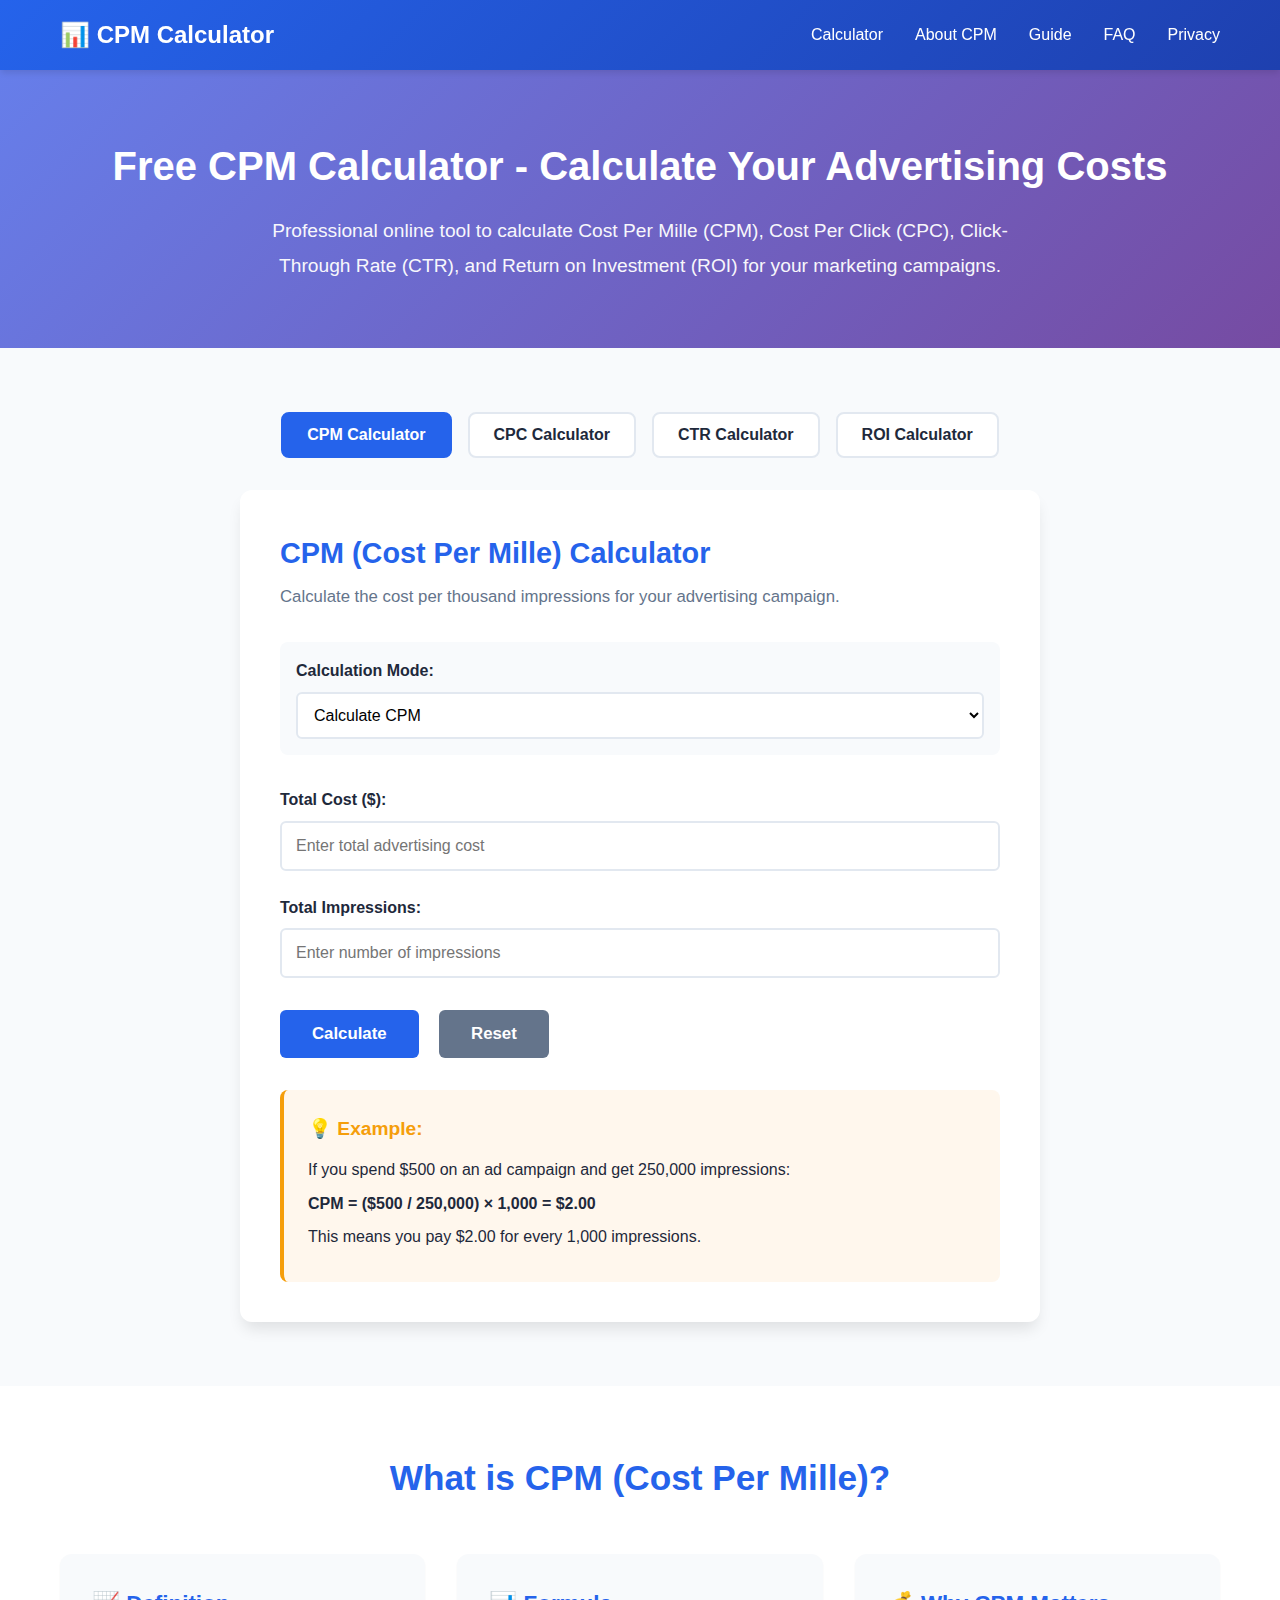
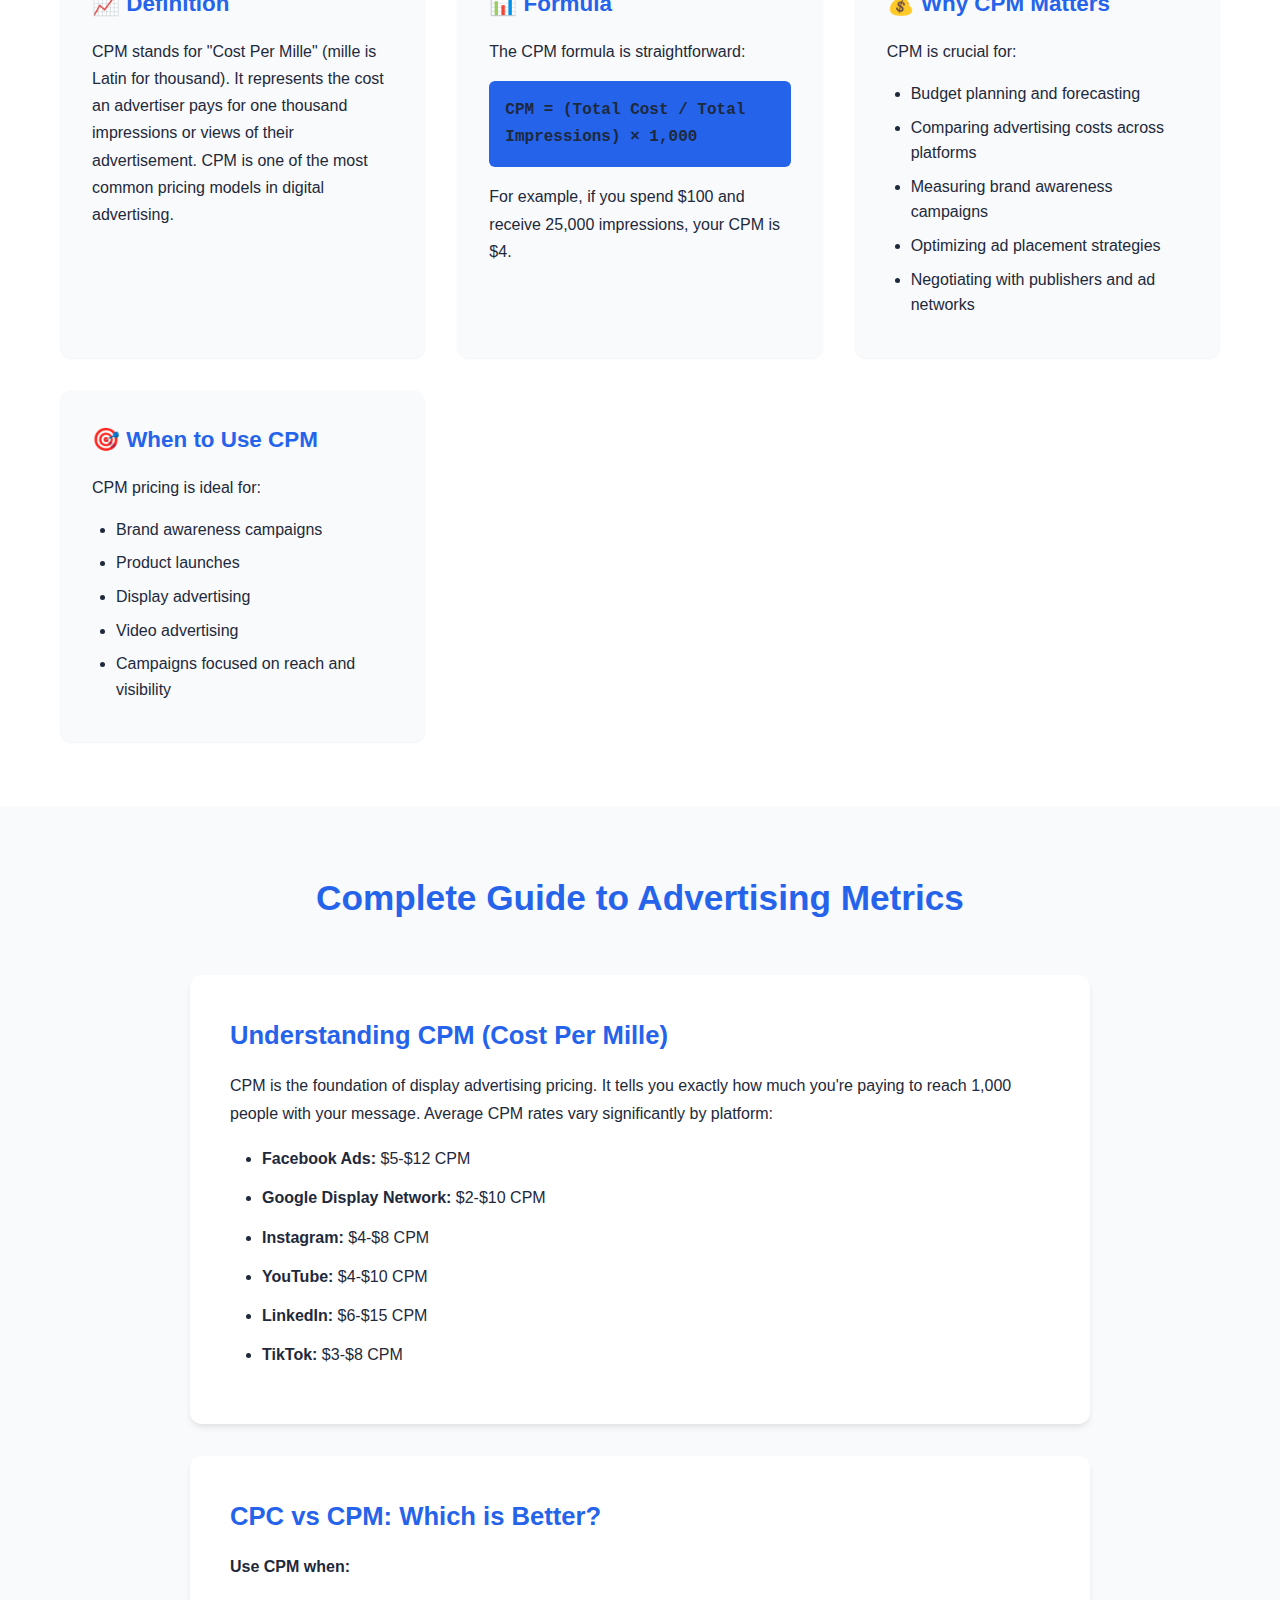
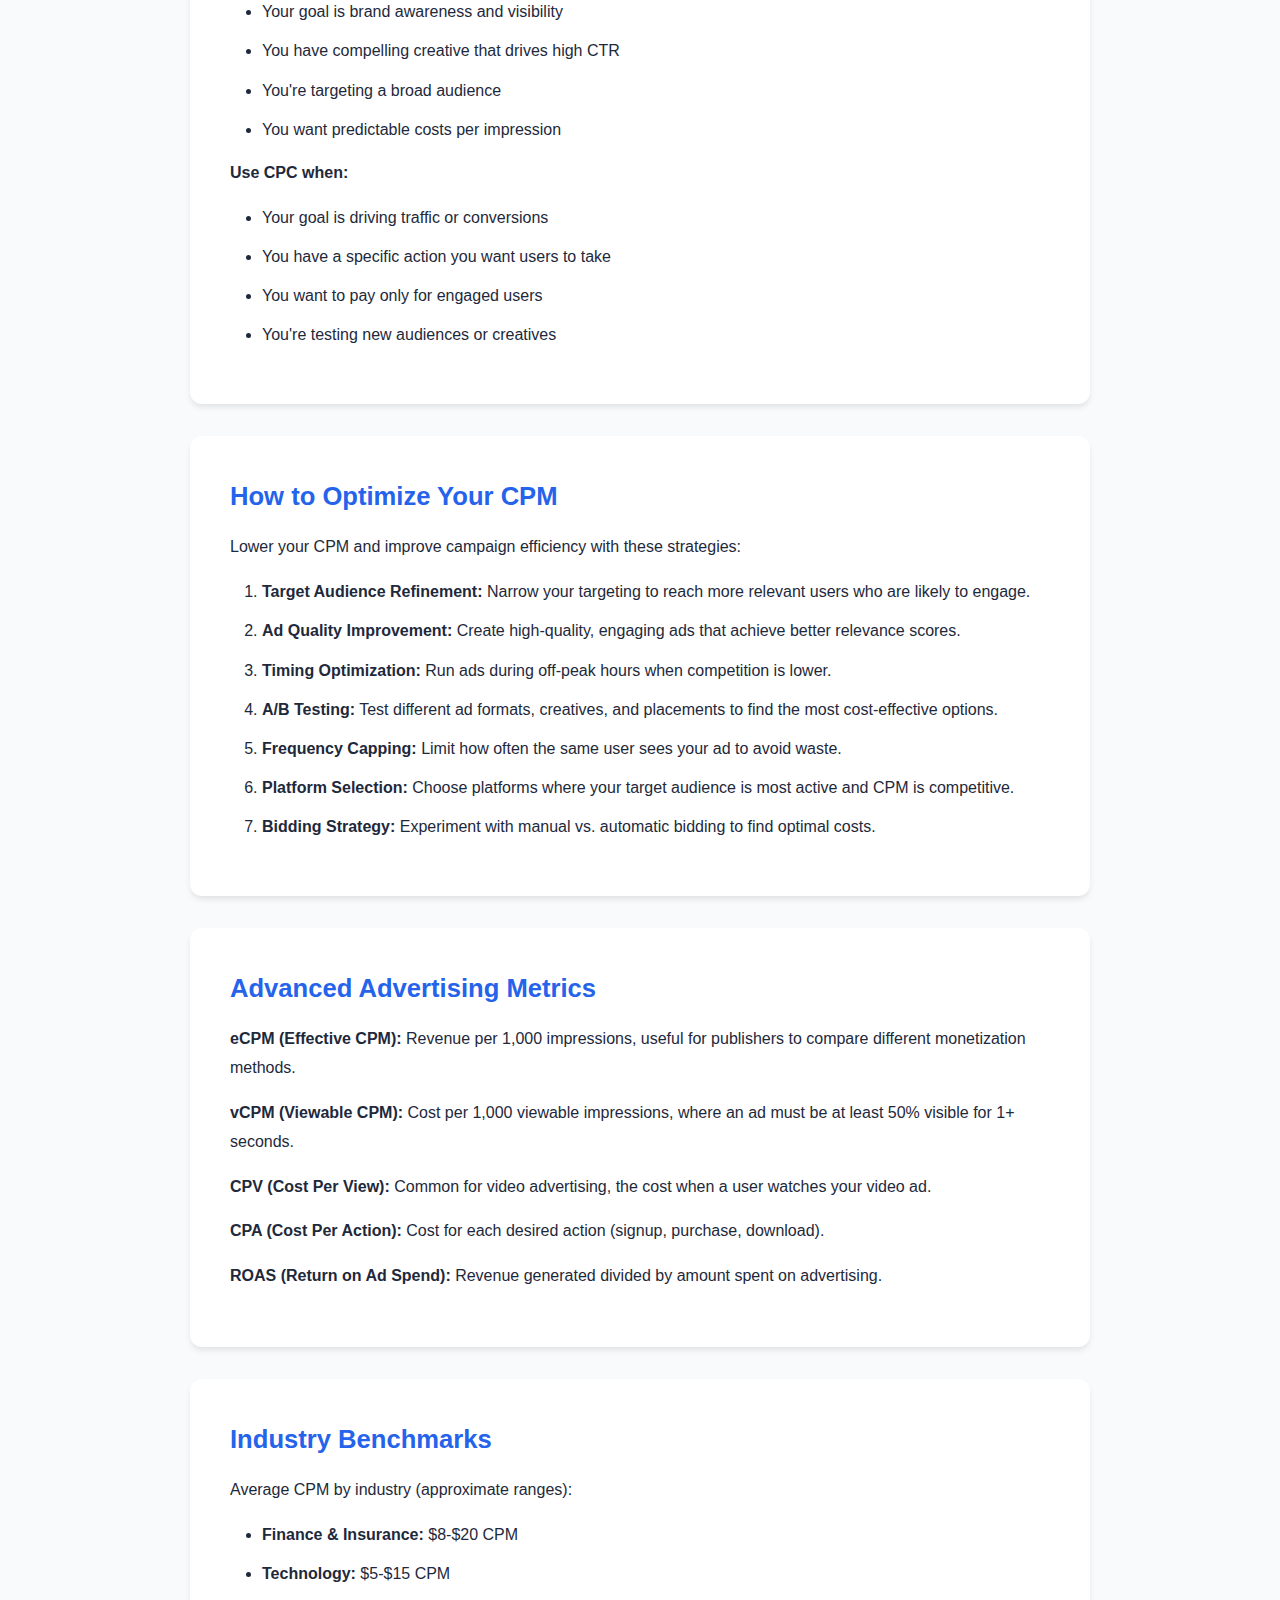
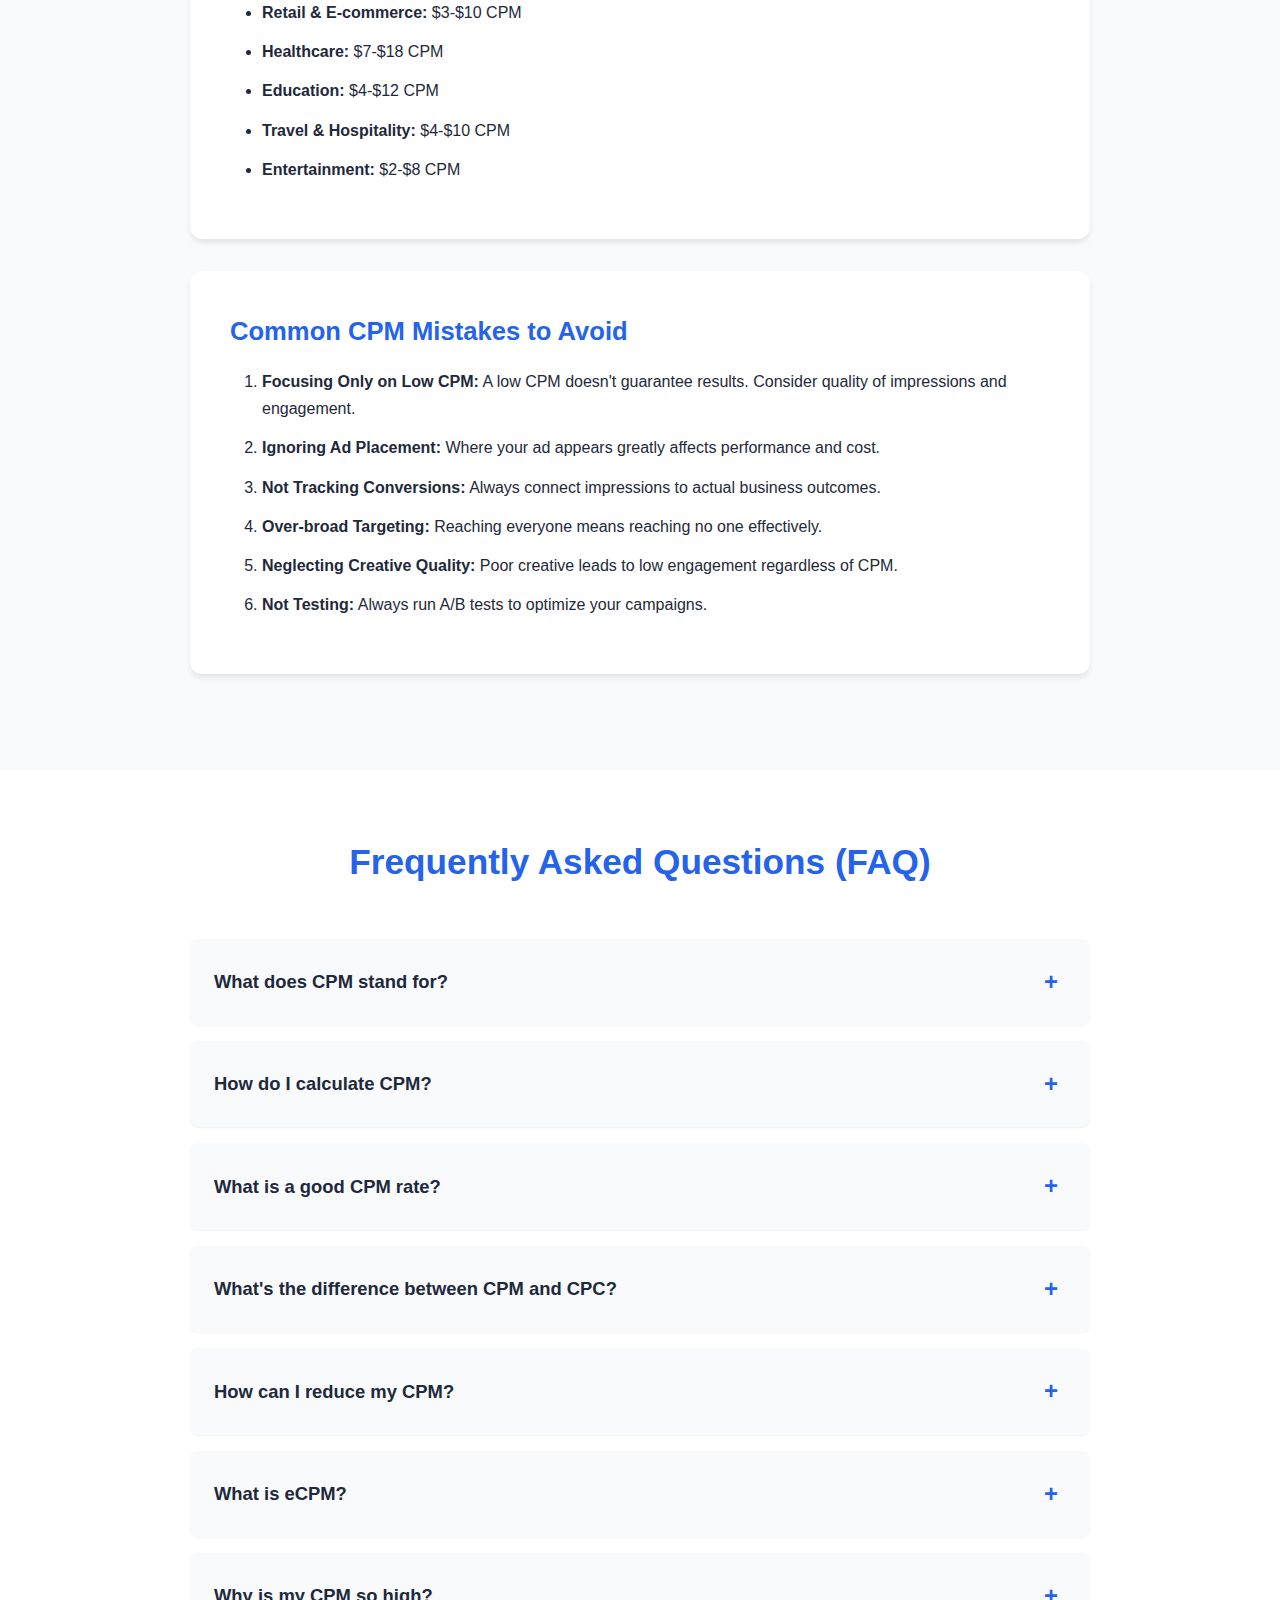
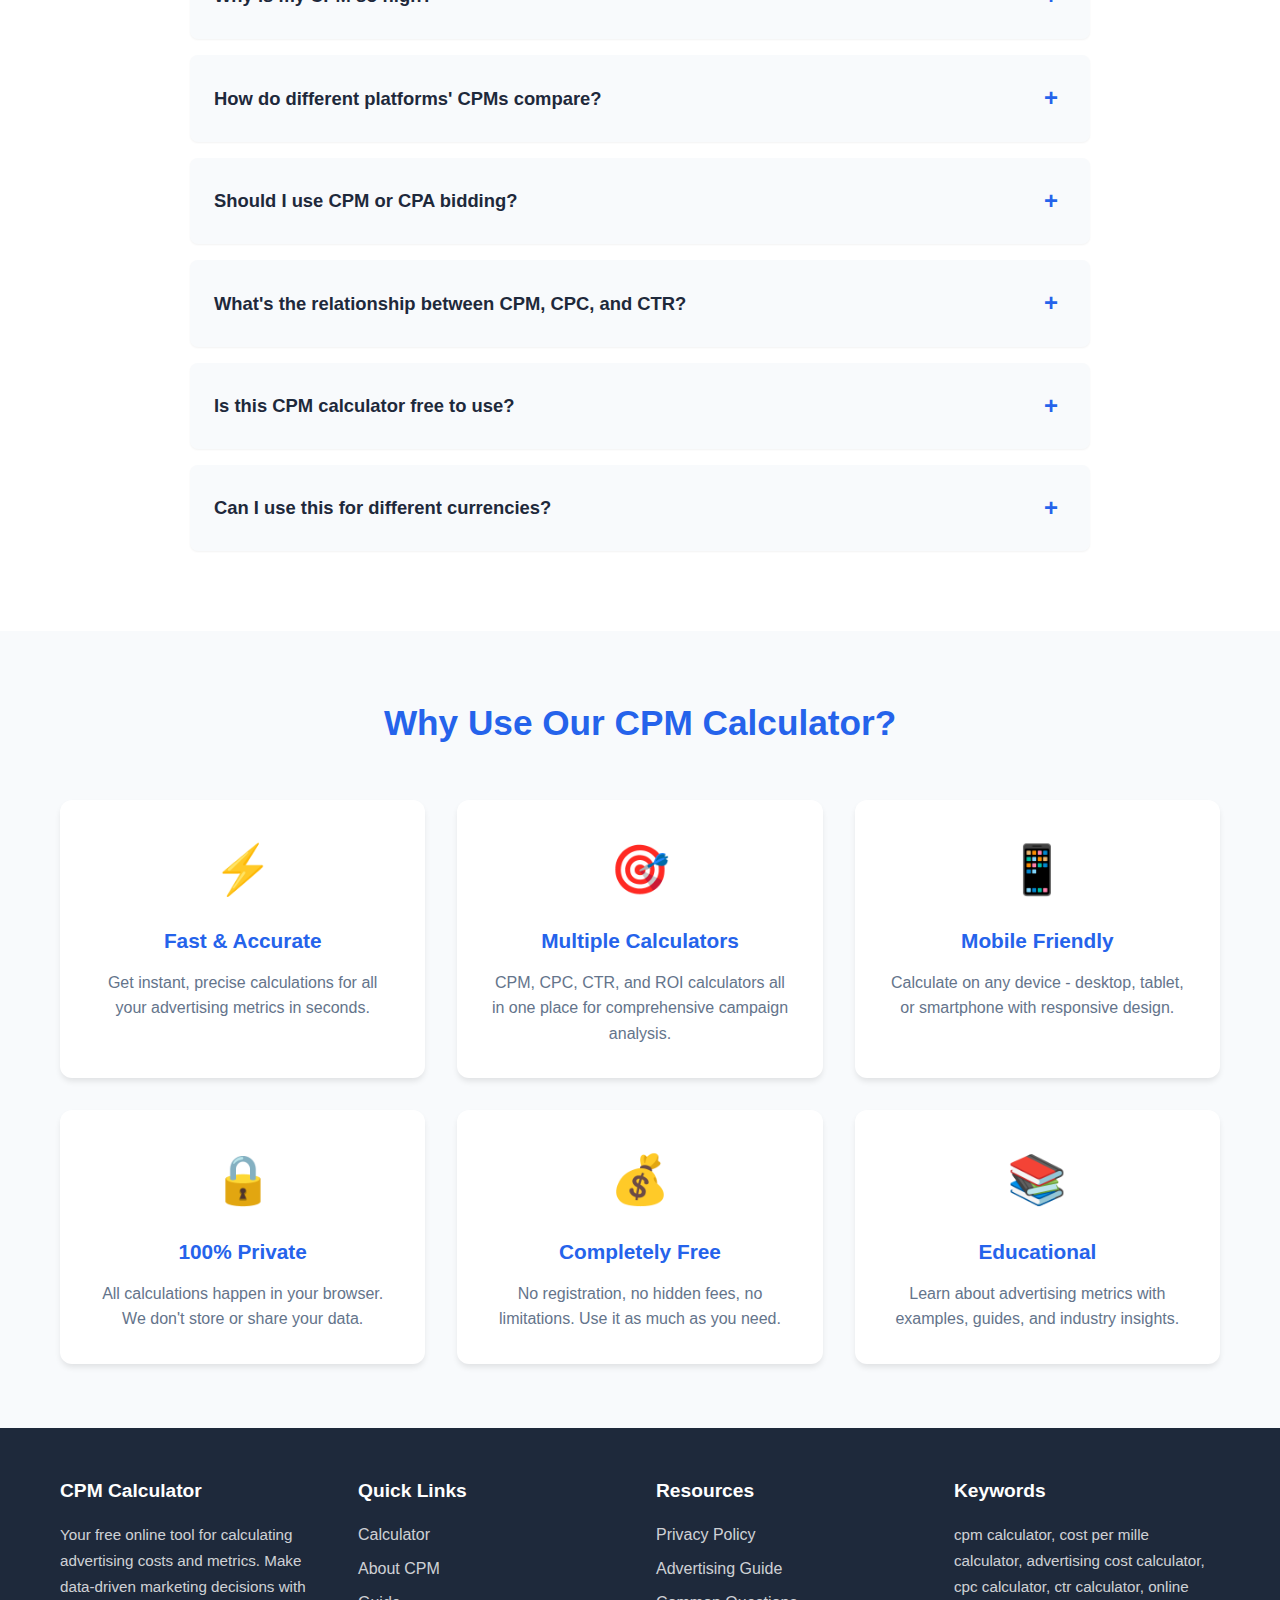
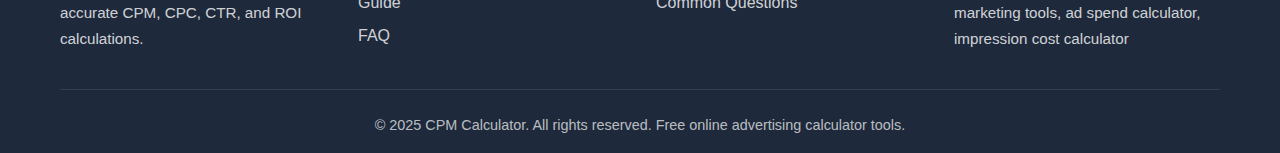
<file: index.html>
<!DOCTYPE html>
<html lang="en">
<head>
    <meta charset="UTF-8">
    <meta name="viewport" content="width=device-width, initial-scale=1.0">
    <meta name="description" content="Free CPM Calculator - Calculate Cost Per Mille (CPM), advertising costs, impressions, and optimize your marketing budget. Includes CPC, CTR, and ROI calculators.">
    <meta name="keywords" content="cpm calculator, cost per mille calculator, cpm calculator online, advertising cost calculator, impression cost calculator, cpc calculator, ctr calculator, marketing roi calculator, ad revenue calculator, cost per thousand">
    <meta name="author" content="CPM Calculator">
    <meta name="robots" content="index, follow">
    <meta name="googlebot" content="index, follow">
    
    <!-- Open Graph / Facebook -->
    <meta property="og:type" content="website">
    <meta property="og:url" content="https://cpmcalculator.click/">
    <meta property="og:title" content="CPM Calculator - Free Online Advertising Cost Calculator">
    <meta property="og:description" content="Calculate CPM, CPC, CTR, and advertising ROI with our comprehensive marketing calculator suite. Free and easy to use.">
    <meta property="og:image" content="https://cpmcalculator.click/og-image.jpg">
    
    <!-- Twitter -->
    <meta property="twitter:card" content="summary_large_image">
    <meta property="twitter:url" content="https://cpmcalculator.click/">
    <meta property="twitter:title" content="CPM Calculator - Free Online Advertising Cost Calculator">
    <meta property="twitter:description" content="Calculate CPM, CPC, CTR, and advertising ROI with our comprehensive marketing calculator suite.">
    <meta property="twitter:image" content="https://cpmcalculator.click/og-image.jpg">
    
    <!-- Canonical URL -->
    <link rel="canonical" href="https://cpmcalculator.click/">
    
    <!-- Schema.org structured data -->
    <script type="application/ld+json">
    {
      "@context": "https://schema.org",
      "@type": "WebApplication",
      "name": "CPM Calculator",
      "url": "https://cpmcalculator.click/",
      "description": "Free online CPM calculator for advertising cost calculation",
      "applicationCategory": "FinanceApplication",
      "offers": {
        "@type": "Offer",
        "price": "0",
        "priceCurrency": "USD"
      },
      "aggregateRating": {
        "@type": "AggregateRating",
        "ratingValue": "4.8",
        "ratingCount": "2547"
      }
    }
    </script>
    
    <title>CPM Calculator - Free Online Cost Per Mille & Advertising Calculator</title>
    <link rel="stylesheet" href="styles.css">
    <link rel="icon" type="image/x-icon" href="favicon.ico">
</head>
<body>
    <!-- Header -->
    <header>
        <nav class="container">
            <div class="logo">
                <h1>📊 CPM Calculator</h1>
            </div>
            <ul class="nav-menu">
                <li><a href="#calculator">Calculator</a></li>
                <li><a href="#about">About CPM</a></li>
                <li><a href="#guide">Guide</a></li>
                <li><a href="#faq">FAQ</a></li>
                <li><a href="privacy.html">Privacy</a></li>
            </ul>
        </nav>
    </header>

    <!-- Hero Section -->
    <section class="hero">
        <div class="container">
            <h2>Free CPM Calculator - Calculate Your Advertising Costs</h2>
            <p class="subtitle">Professional online tool to calculate Cost Per Mille (CPM), Cost Per Click (CPC), Click-Through Rate (CTR), and Return on Investment (ROI) for your marketing campaigns.</p>
        </div>
    </section>

    <!-- Calculator Section -->
    <section id="calculator" class="calculator-section">
        <div class="container">
            <div class="calculator-tabs">
                <button class="tab-btn active" data-tab="cpm">CPM Calculator</button>
                <button class="tab-btn" data-tab="cpc">CPC Calculator</button>
                <button class="tab-btn" data-tab="ctr">CTR Calculator</button>
                <button class="tab-btn" data-tab="roi">ROI Calculator</button>
            </div>

            <!-- CPM Calculator -->
            <div id="cpm" class="calculator-content active">
                <h3>CPM (Cost Per Mille) Calculator</h3>
                <p class="calc-description">Calculate the cost per thousand impressions for your advertising campaign.</p>
                
                <div class="calc-mode-switcher">
                    <label>Calculation Mode:</label>
                    <select id="cpm-mode">
                        <option value="calculate-cpm">Calculate CPM</option>
                        <option value="calculate-cost">Calculate Total Cost</option>
                        <option value="calculate-impressions">Calculate Impressions</option>
                    </select>
                </div>

                <div class="calculator-form">
                    <div class="form-group" id="cpm-cost-group">
                        <label for="cpm-cost">Total Cost ($):</label>
                        <input type="number" id="cpm-cost" placeholder="Enter total advertising cost" step="0.01" min="0">
                    </div>
                    
                    <div class="form-group" id="cpm-impressions-group">
                        <label for="cpm-impressions">Total Impressions:</label>
                        <input type="number" id="cpm-impressions" placeholder="Enter number of impressions" step="1" min="0">
                    </div>
                    
                    <div class="form-group" id="cpm-rate-group" style="display:none;">
                        <label for="cpm-rate">CPM Rate ($):</label>
                        <input type="number" id="cpm-rate" placeholder="Enter CPM rate" step="0.01" min="0">
                    </div>
                    
                    <button class="calc-btn" onclick="calculateCPM()">Calculate</button>
                    <button class="reset-btn" onclick="resetCPM()">Reset</button>
                </div>

                <div id="cpm-result" class="result-box" style="display:none;">
                    <h4>Results:</h4>
                    <div class="result-content"></div>
                </div>

                <div class="example-box">
                    <h4>💡 Example:</h4>
                    <p>If you spend $500 on an ad campaign and get 250,000 impressions:</p>
                    <p><strong>CPM = ($500 / 250,000) × 1,000 = $2.00</strong></p>
                    <p>This means you pay $2.00 for every 1,000 impressions.</p>
                </div>
            </div>

            <!-- CPC Calculator -->
            <div id="cpc" class="calculator-content">
                <h3>CPC (Cost Per Click) Calculator</h3>
                <p class="calc-description">Calculate the cost per click for your advertising campaign.</p>
                
                <div class="calc-mode-switcher">
                    <label>Calculation Mode:</label>
                    <select id="cpc-mode">
                        <option value="calculate-cpc">Calculate CPC</option>
                        <option value="calculate-cost">Calculate Total Cost</option>
                        <option value="calculate-clicks">Calculate Number of Clicks</option>
                    </select>
                </div>

                <div class="calculator-form">
                    <div class="form-group" id="cpc-cost-group">
                        <label for="cpc-cost">Total Cost ($):</label>
                        <input type="number" id="cpc-cost" placeholder="Enter total advertising cost" step="0.01" min="0">
                    </div>
                    
                    <div class="form-group" id="cpc-clicks-group">
                        <label for="cpc-clicks">Total Clicks:</label>
                        <input type="number" id="cpc-clicks" placeholder="Enter number of clicks" step="1" min="0">
                    </div>
                    
                    <div class="form-group" id="cpc-rate-group" style="display:none;">
                        <label for="cpc-rate">CPC Rate ($):</label>
                        <input type="number" id="cpc-rate" placeholder="Enter CPC rate" step="0.01" min="0">
                    </div>
                    
                    <button class="calc-btn" onclick="calculateCPC()">Calculate</button>
                    <button class="reset-btn" onclick="resetCPC()">Reset</button>
                </div>

                <div id="cpc-result" class="result-box" style="display:none;">
                    <h4>Results:</h4>
                    <div class="result-content"></div>
                </div>

                <div class="example-box">
                    <h4>💡 Example:</h4>
                    <p>If you spend $300 on ads and receive 150 clicks:</p>
                    <p><strong>CPC = $300 / 150 = $2.00</strong></p>
                    <p>Each click costs you $2.00.</p>
                </div>
            </div>

            <!-- CTR Calculator -->
            <div id="ctr" class="calculator-content">
                <h3>CTR (Click-Through Rate) Calculator</h3>
                <p class="calc-description">Calculate the click-through rate to measure ad performance.</p>
                
                <div class="calc-mode-switcher">
                    <label>Calculation Mode:</label>
                    <select id="ctr-mode">
                        <option value="calculate-ctr">Calculate CTR</option>
                        <option value="calculate-clicks">Calculate Clicks Needed</option>
                        <option value="calculate-impressions">Calculate Impressions Needed</option>
                    </select>
                </div>

                <div class="calculator-form">
                    <div class="form-group" id="ctr-clicks-group">
                        <label for="ctr-clicks">Total Clicks:</label>
                        <input type="number" id="ctr-clicks" placeholder="Enter number of clicks" step="1" min="0">
                    </div>
                    
                    <div class="form-group" id="ctr-impressions-group">
                        <label for="ctr-impressions">Total Impressions:</label>
                        <input type="number" id="ctr-impressions" placeholder="Enter number of impressions" step="1" min="0">
                    </div>
                    
                    <div class="form-group" id="ctr-rate-group" style="display:none;">
                        <label for="ctr-rate">Target CTR (%):</label>
                        <input type="number" id="ctr-rate" placeholder="Enter target CTR" step="0.01" min="0" max="100">
                    </div>
                    
                    <button class="calc-btn" onclick="calculateCTR()">Calculate</button>
                    <button class="reset-btn" onclick="resetCTR()">Reset</button>
                </div>

                <div id="ctr-result" class="result-box" style="display:none;">
                    <h4>Results:</h4>
                    <div class="result-content"></div>
                </div>

                <div class="example-box">
                    <h4>💡 Example:</h4>
                    <p>If your ad receives 500 clicks from 50,000 impressions:</p>
                    <p><strong>CTR = (500 / 50,000) × 100 = 1%</strong></p>
                    <p>1% of people who saw your ad clicked on it.</p>
                </div>
            </div>

            <!-- ROI Calculator -->
            <div id="roi" class="calculator-content">
                <h3>ROI (Return on Investment) Calculator</h3>
                <p class="calc-description">Calculate return on investment for your advertising campaigns.</p>
                
                <div class="calculator-form">
                    <div class="form-group">
                        <label for="roi-revenue">Total Revenue ($):</label>
                        <input type="number" id="roi-revenue" placeholder="Enter revenue generated" step="0.01" min="0">
                    </div>
                    
                    <div class="form-group">
                        <label for="roi-cost">Total Cost ($):</label>
                        <input type="number" id="roi-cost" placeholder="Enter total ad spend" step="0.01" min="0">
                    </div>
                    
                    <button class="calc-btn" onclick="calculateROI()">Calculate</button>
                    <button class="reset-btn" onclick="resetROI()">Reset</button>
                </div>

                <div id="roi-result" class="result-box" style="display:none;">
                    <h4>Results:</h4>
                    <div class="result-content"></div>
                </div>

                <div class="example-box">
                    <h4>💡 Example:</h4>
                    <p>If you spend $1,000 on ads and generate $3,500 in revenue:</p>
                    <p><strong>ROI = (($3,500 - $1,000) / $1,000) × 100 = 250%</strong></p>
                    <p>For every dollar spent, you earned $2.50 in profit.</p>
                </div>
            </div>
        </div>
    </section>

    <!-- About CPM Section -->
    <section id="about" class="about-section">
        <div class="container">
            <h2>What is CPM (Cost Per Mille)?</h2>
            <div class="content-grid">
                <div class="content-card">
                    <h3>📈 Definition</h3>
                    <p>CPM stands for "Cost Per Mille" (mille is Latin for thousand). It represents the cost an advertiser pays for one thousand impressions or views of their advertisement. CPM is one of the most common pricing models in digital advertising.</p>
                </div>
                
                <div class="content-card">
                    <h3>📊 Formula</h3>
                    <p>The CPM formula is straightforward:</p>
                    <p class="formula"><strong>CPM = (Total Cost / Total Impressions) × 1,000</strong></p>
                    <p>For example, if you spend $100 and receive 25,000 impressions, your CPM is $4.</p>
                </div>
                
                <div class="content-card">
                    <h3>💰 Why CPM Matters</h3>
                    <p>CPM is crucial for:</p>
                    <ul>
                        <li>Budget planning and forecasting</li>
                        <li>Comparing advertising costs across platforms</li>
                        <li>Measuring brand awareness campaigns</li>
                        <li>Optimizing ad placement strategies</li>
                        <li>Negotiating with publishers and ad networks</li>
                    </ul>
                </div>
                
                <div class="content-card">
                    <h3>🎯 When to Use CPM</h3>
                    <p>CPM pricing is ideal for:</p>
                    <ul>
                        <li>Brand awareness campaigns</li>
                        <li>Product launches</li>
                        <li>Display advertising</li>
                        <li>Video advertising</li>
                        <li>Campaigns focused on reach and visibility</li>
                    </ul>
                </div>
            </div>
        </div>
    </section>

    <!-- Guide Section -->
    <section id="guide" class="guide-section">
        <div class="container">
            <h2>Complete Guide to Advertising Metrics</h2>
            
            <div class="guide-content">
                <article class="guide-article">
                    <h3>Understanding CPM (Cost Per Mille)</h3>
                    <p>CPM is the foundation of display advertising pricing. It tells you exactly how much you're paying to reach 1,000 people with your message. Average CPM rates vary significantly by platform:</p>
                    <ul>
                        <li><strong>Facebook Ads:</strong> $5-$12 CPM</li>
                        <li><strong>Google Display Network:</strong> $2-$10 CPM</li>
                        <li><strong>Instagram:</strong> $4-$8 CPM</li>
                        <li><strong>YouTube:</strong> $4-$10 CPM</li>
                        <li><strong>LinkedIn:</strong> $6-$15 CPM</li>
                        <li><strong>TikTok:</strong> $3-$8 CPM</li>
                    </ul>
                </article>

                <article class="guide-article">
                    <h3>CPC vs CPM: Which is Better?</h3>
                    <p><strong>Use CPM when:</strong></p>
                    <ul>
                        <li>Your goal is brand awareness and visibility</li>
                        <li>You have compelling creative that drives high CTR</li>
                        <li>You're targeting a broad audience</li>
                        <li>You want predictable costs per impression</li>
                    </ul>
                    <p><strong>Use CPC when:</strong></p>
                    <ul>
                        <li>Your goal is driving traffic or conversions</li>
                        <li>You have a specific action you want users to take</li>
                        <li>You want to pay only for engaged users</li>
                        <li>You're testing new audiences or creatives</li>
                    </ul>
                </article>

                <article class="guide-article">
                    <h3>How to Optimize Your CPM</h3>
                    <p>Lower your CPM and improve campaign efficiency with these strategies:</p>
                    <ol>
                        <li><strong>Target Audience Refinement:</strong> Narrow your targeting to reach more relevant users who are likely to engage.</li>
                        <li><strong>Ad Quality Improvement:</strong> Create high-quality, engaging ads that achieve better relevance scores.</li>
                        <li><strong>Timing Optimization:</strong> Run ads during off-peak hours when competition is lower.</li>
                        <li><strong>A/B Testing:</strong> Test different ad formats, creatives, and placements to find the most cost-effective options.</li>
                        <li><strong>Frequency Capping:</strong> Limit how often the same user sees your ad to avoid waste.</li>
                        <li><strong>Platform Selection:</strong> Choose platforms where your target audience is most active and CPM is competitive.</li>
                        <li><strong>Bidding Strategy:</strong> Experiment with manual vs. automatic bidding to find optimal costs.</li>
                    </ol>
                </article>

                <article class="guide-article">
                    <h3>Advanced Advertising Metrics</h3>
                    <p><strong>eCPM (Effective CPM):</strong> Revenue per 1,000 impressions, useful for publishers to compare different monetization methods.</p>
                    <p><strong>vCPM (Viewable CPM):</strong> Cost per 1,000 viewable impressions, where an ad must be at least 50% visible for 1+ seconds.</p>
                    <p><strong>CPV (Cost Per View):</strong> Common for video advertising, the cost when a user watches your video ad.</p>
                    <p><strong>CPA (Cost Per Action):</strong> Cost for each desired action (signup, purchase, download).</p>
                    <p><strong>ROAS (Return on Ad Spend):</strong> Revenue generated divided by amount spent on advertising.</p>
                </article>

                <article class="guide-article">
                    <h3>Industry Benchmarks</h3>
                    <p>Average CPM by industry (approximate ranges):</p>
                    <ul>
                        <li><strong>Finance & Insurance:</strong> $8-$20 CPM</li>
                        <li><strong>Technology:</strong> $5-$15 CPM</li>
                        <li><strong>Retail & E-commerce:</strong> $3-$10 CPM</li>
                        <li><strong>Healthcare:</strong> $7-$18 CPM</li>
                        <li><strong>Education:</strong> $4-$12 CPM</li>
                        <li><strong>Travel & Hospitality:</strong> $4-$10 CPM</li>
                        <li><strong>Entertainment:</strong> $2-$8 CPM</li>
                    </ul>
                </article>

                <article class="guide-article">
                    <h3>Common CPM Mistakes to Avoid</h3>
                    <ol>
                        <li><strong>Focusing Only on Low CPM:</strong> A low CPM doesn't guarantee results. Consider quality of impressions and engagement.</li>
                        <li><strong>Ignoring Ad Placement:</strong> Where your ad appears greatly affects performance and cost.</li>
                        <li><strong>Not Tracking Conversions:</strong> Always connect impressions to actual business outcomes.</li>
                        <li><strong>Over-broad Targeting:</strong> Reaching everyone means reaching no one effectively.</li>
                        <li><strong>Neglecting Creative Quality:</strong> Poor creative leads to low engagement regardless of CPM.</li>
                        <li><strong>Not Testing:</strong> Always run A/B tests to optimize your campaigns.</li>
                    </ol>
                </article>
            </div>
        </div>
    </section>

    <!-- FAQ Section -->
    <section id="faq" class="faq-section">
        <div class="container">
            <h2>Frequently Asked Questions (FAQ)</h2>
            
            <div class="faq-container">
                <div class="faq-item">
                    <div class="faq-question">
                        <h3>What does CPM stand for?</h3>
                        <span class="faq-toggle">+</span>
                    </div>
                    <div class="faq-answer">
                        <p>CPM stands for "Cost Per Mille," where "mille" is Latin for thousand. It represents the cost an advertiser pays for one thousand impressions or views of their advertisement. It's also sometimes called "Cost Per Thousand" (CPT).</p>
                    </div>
                </div>

                <div class="faq-item">
                    <div class="faq-question">
                        <h3>How do I calculate CPM?</h3>
                        <span class="faq-toggle">+</span>
                    </div>
                    <div class="faq-answer">
                        <p>The CPM formula is: <strong>CPM = (Total Cost / Total Impressions) × 1,000</strong></p>
                        <p>For example, if you spend $250 on an ad campaign that generates 100,000 impressions: CPM = ($250 / 100,000) × 1,000 = $2.50</p>
                    </div>
                </div>

                <div class="faq-item">
                    <div class="faq-question">
                        <h3>What is a good CPM rate?</h3>
                        <span class="faq-toggle">+</span>
                    </div>
                    <div class="faq-answer">
                        <p>A "good" CPM varies by industry, platform, and campaign goals. Generally:</p>
                        <ul>
                            <li>$2-$5 CPM: Excellent for most display campaigns</li>
                            <li>$5-$10 CPM: Average for competitive markets</li>
                            <li>$10-$20 CPM: Common for premium placements or B2B</li>
                        </ul>
                        <p>Focus on your ROI rather than just CPM rates. A higher CPM can still be profitable if it drives quality traffic.</p>
                    </div>
                </div>

                <div class="faq-item">
                    <div class="faq-question">
                        <h3>What's the difference between CPM and CPC?</h3>
                        <span class="faq-toggle">+</span>
                    </div>
                    <div class="faq-answer">
                        <p><strong>CPM (Cost Per Mille):</strong> You pay per 1,000 impressions (views), regardless of clicks. Best for brand awareness.</p>
                        <p><strong>CPC (Cost Per Click):</strong> You pay only when someone clicks your ad. Best for direct response and conversion campaigns.</p>
                        <p>Choose CPM for visibility goals and CPC for engagement or conversion goals.</p>
                    </div>
                </div>

                <div class="faq-item">
                    <div class="faq-question">
                        <h3>How can I reduce my CPM?</h3>
                        <span class="faq-toggle">+</span>
                    </div>
                    <div class="faq-answer">
                        <p>To lower your CPM:</p>
                        <ul>
                            <li>Improve your ad quality and relevance score</li>
                            <li>Refine your audience targeting</li>
                            <li>Test different ad formats and placements</li>
                            <li>Run campaigns during off-peak times</li>
                            <li>Use frequency capping to avoid oversaturation</li>
                            <li>Optimize your landing pages for better engagement</li>
                            <li>A/B test creative elements regularly</li>
                        </ul>
                    </div>
                </div>

                <div class="faq-item">
                    <div class="faq-question">
                        <h3>What is eCPM?</h3>
                        <span class="faq-toggle">+</span>
                    </div>
                    <div class="faq-answer">
                        <p>eCPM (Effective Cost Per Mille) is a metric used by publishers to compare revenue across different pricing models (CPM, CPC, CPA). It calculates how much revenue is earned per 1,000 impressions, regardless of the payment model.</p>
                        <p><strong>Formula:</strong> eCPM = (Total Earnings / Total Impressions) × 1,000</p>
                    </div>
                </div>

                <div class="faq-item">
                    <div class="faq-question">
                        <h3>Why is my CPM so high?</h3>
                        <span class="faq-toggle">+</span>
                    </div>
                    <div class="faq-answer">
                        <p>High CPM can result from:</p>
                        <ul>
                            <li>Competitive industry or audience targeting</li>
                            <li>Premium ad placements</li>
                            <li>Small or highly specific target audience</li>
                            <li>Peak advertising seasons (holidays, events)</li>
                            <li>Low ad quality or relevance scores</li>
                            <li>Geographic targeting (major cities cost more)</li>
                        </ul>
                    </div>
                </div>

                <div class="faq-item">
                    <div class="faq-question">
                        <h3>How do different platforms' CPMs compare?</h3>
                        <span class="faq-toggle">+</span>
                    </div>
                    <div class="faq-answer">
                        <p>Average CPM by platform (approximate):</p>
                        <ul>
                            <li>Facebook: $5-$12</li>
                            <li>Instagram: $4-$8</li>
                            <li>Google Display: $2-$10</li>
                            <li>YouTube: $4-$10</li>
                            <li>LinkedIn: $6-$15 (highest, but B2B focused)</li>
                            <li>TikTok: $3-$8</li>
                            <li>Twitter: $3-$8</li>
                        </ul>
                        <p>Rates vary based on targeting, seasonality, and ad quality.</p>
                    </div>
                </div>

                <div class="faq-item">
                    <div class="faq-question">
                        <h3>Should I use CPM or CPA bidding?</h3>
                        <span class="faq-toggle">+</span>
                    </div>
                    <div class="faq-answer">
                        <p><strong>Use CPM when:</strong> Your goal is brand awareness, reach, and visibility. You want to control costs per impression.</p>
                        <p><strong>Use CPA when:</strong> Your goal is conversions (sales, signups, downloads). You want to pay only for completed actions.</p>
                        <p>CPA typically has higher costs per action but guarantees conversions. CPM is more predictable for budgeting but doesn't guarantee engagement.</p>
                    </div>
                </div>

                <div class="faq-item">
                    <div class="faq-question">
                        <h3>What's the relationship between CPM, CPC, and CTR?</h3>
                        <span class="faq-toggle">+</span>
                    </div>
                    <div class="faq-answer">
                        <p>These metrics are interconnected:</p>
                        <p><strong>CPC = CPM / (CTR × 1,000)</strong></p>
                        <p>Example: If CPM is $5 and CTR is 2%:</p>
                        <p>CPC = $5 / (0.02 × 1,000) = $0.25 per click</p>
                        <p>Understanding this relationship helps you choose the right bidding model and optimize costs.</p>
                    </div>
                </div>

                <div class="faq-item">
                    <div class="faq-question">
                        <h3>Is this CPM calculator free to use?</h3>
                        <span class="faq-toggle">+</span>
                    </div>
                    <div class="faq-answer">
                        <p>Yes! Our CPM calculator is completely free to use with no registration required. You can calculate CPM, CPC, CTR, and ROI as many times as you need. We also don't store any of your data.</p>
                    </div>
                </div>

                <div class="faq-item">
                    <div class="faq-question">
                        <h3>Can I use this for different currencies?</h3>
                        <span class="faq-toggle">+</span>
                    </div>
                    <div class="faq-answer">
                        <p>Absolutely! While the calculator displays dollar signs ($), you can use any currency. The mathematical calculations remain the same regardless of currency. Just enter your values in your preferred currency (USD, EUR, GBP, etc.), and interpret the results in that same currency.</p>
                    </div>
                </div>
            </div>
        </div>
    </section>

    <!-- Benefits Section -->
    <section class="benefits-section">
        <div class="container">
            <h2>Why Use Our CPM Calculator?</h2>
            <div class="benefits-grid">
                <div class="benefit-card">
                    <div class="benefit-icon">⚡</div>
                    <h3>Fast & Accurate</h3>
                    <p>Get instant, precise calculations for all your advertising metrics in seconds.</p>
                </div>
                <div class="benefit-card">
                    <div class="benefit-icon">🎯</div>
                    <h3>Multiple Calculators</h3>
                    <p>CPM, CPC, CTR, and ROI calculators all in one place for comprehensive campaign analysis.</p>
                </div>
                <div class="benefit-card">
                    <div class="benefit-icon">📱</div>
                    <h3>Mobile Friendly</h3>
                    <p>Calculate on any device - desktop, tablet, or smartphone with responsive design.</p>
                </div>
                <div class="benefit-card">
                    <div class="benefit-icon">🔒</div>
                    <h3>100% Private</h3>
                    <p>All calculations happen in your browser. We don't store or share your data.</p>
                </div>
                <div class="benefit-card">
                    <div class="benefit-icon">💰</div>
                    <h3>Completely Free</h3>
                    <p>No registration, no hidden fees, no limitations. Use it as much as you need.</p>
                </div>
                <div class="benefit-card">
                    <div class="benefit-icon">📚</div>
                    <h3>Educational</h3>
                    <p>Learn about advertising metrics with examples, guides, and industry insights.</p>
                </div>
            </div>
        </div>
    </section>

    <!-- Footer -->
    <footer>
        <div class="container">
            <div class="footer-content">
                <div class="footer-section">
                    <h4>CPM Calculator</h4>
                    <p>Your free online tool for calculating advertising costs and metrics. Make data-driven marketing decisions with accurate CPM, CPC, CTR, and ROI calculations.</p>
                </div>
                <div class="footer-section">
                    <h4>Quick Links</h4>
                    <ul>
                        <li><a href="#calculator">Calculator</a></li>
                        <li><a href="#about">About CPM</a></li>
                        <li><a href="#guide">Guide</a></li>
                        <li><a href="#faq">FAQ</a></li>
                    </ul>
                </div>
                <div class="footer-section">
                    <h4>Resources</h4>
                    <ul>
                        <li><a href="privacy.html">Privacy Policy</a></li>
                        <li><a href="#guide">Advertising Guide</a></li>
                        <li><a href="#faq">Common Questions</a></li>
                    </ul>
                </div>
                <div class="footer-section">
                    <h4>Keywords</h4>
                    <p class="keywords">cpm calculator, cost per mille calculator, advertising cost calculator, cpc calculator, ctr calculator, online marketing tools, ad spend calculator, impression cost calculator</p>
                </div>
            </div>
            <div class="footer-bottom">
                <p>&copy; 2025 CPM Calculator. All rights reserved. Free online advertising calculator tools.</p>
            </div>
        </div>
    </footer>

    <script src="script.js"></script>
</body>
</html>
</file>
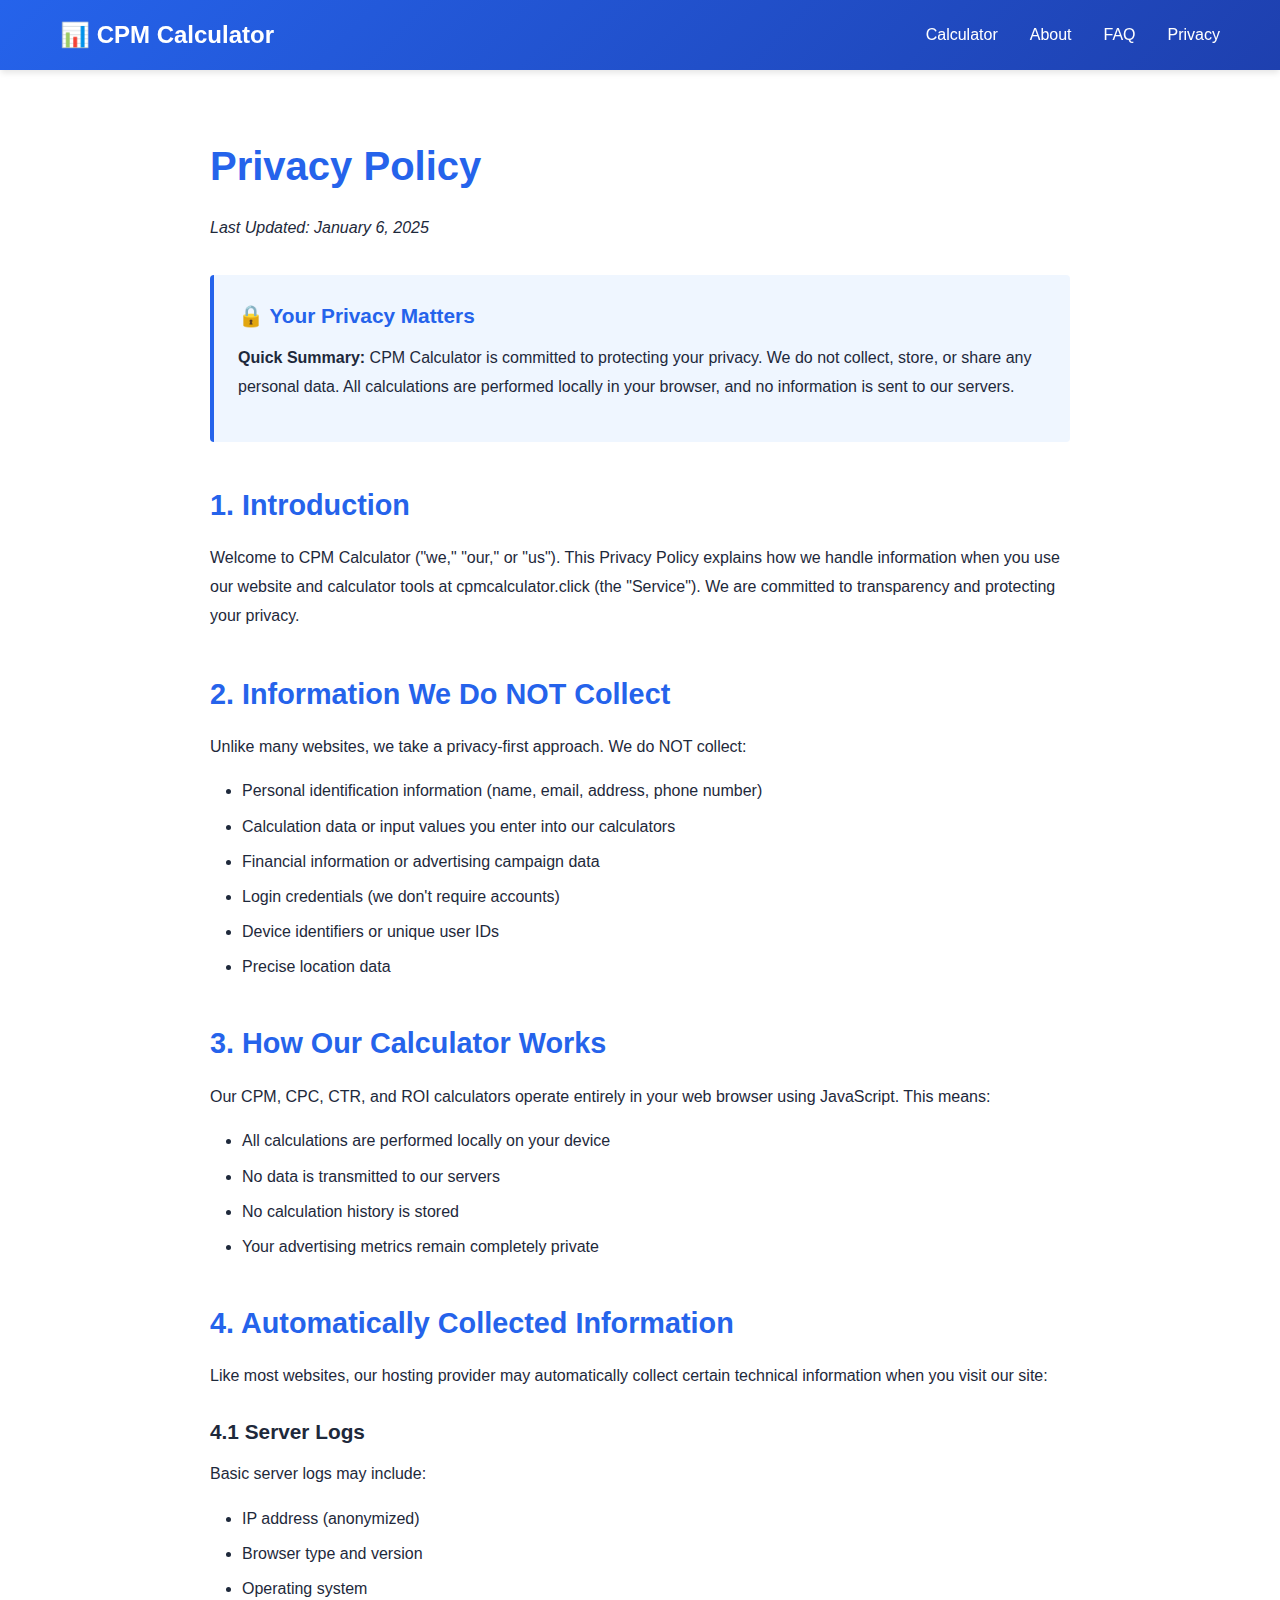
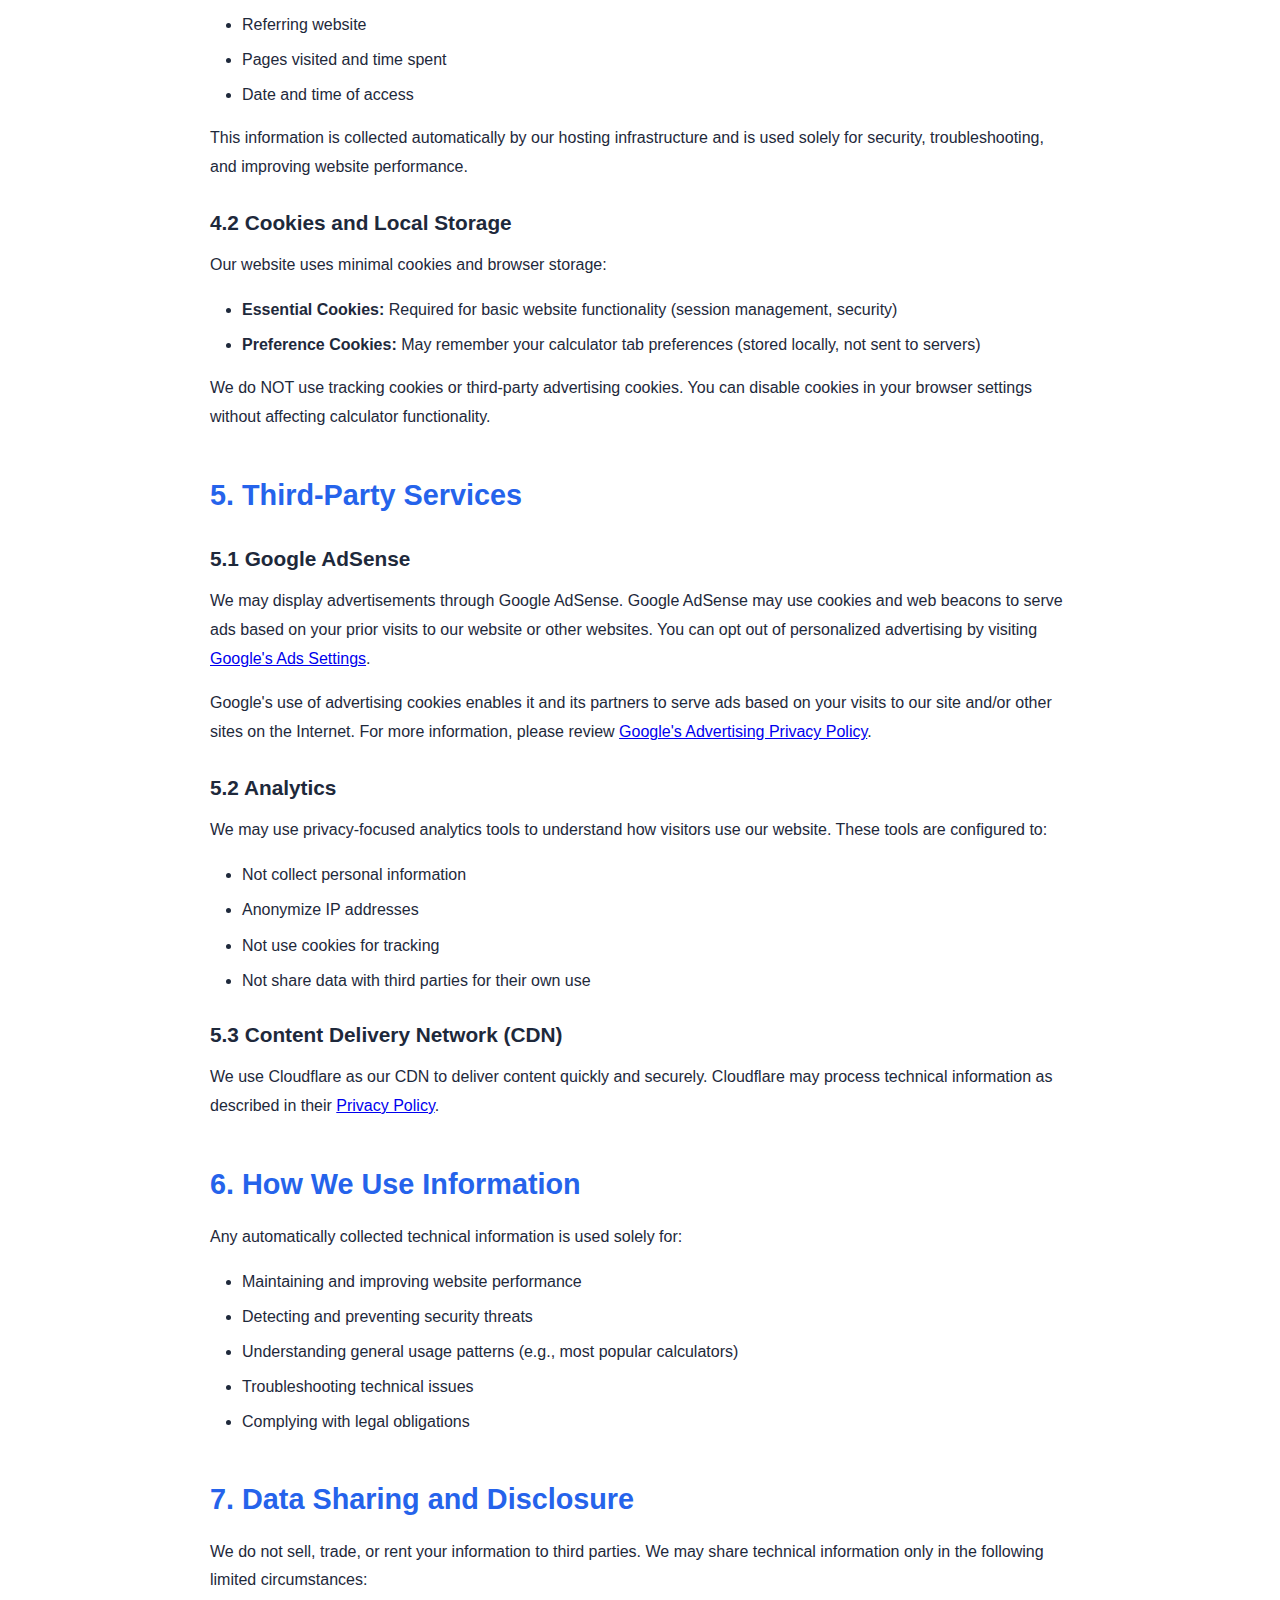
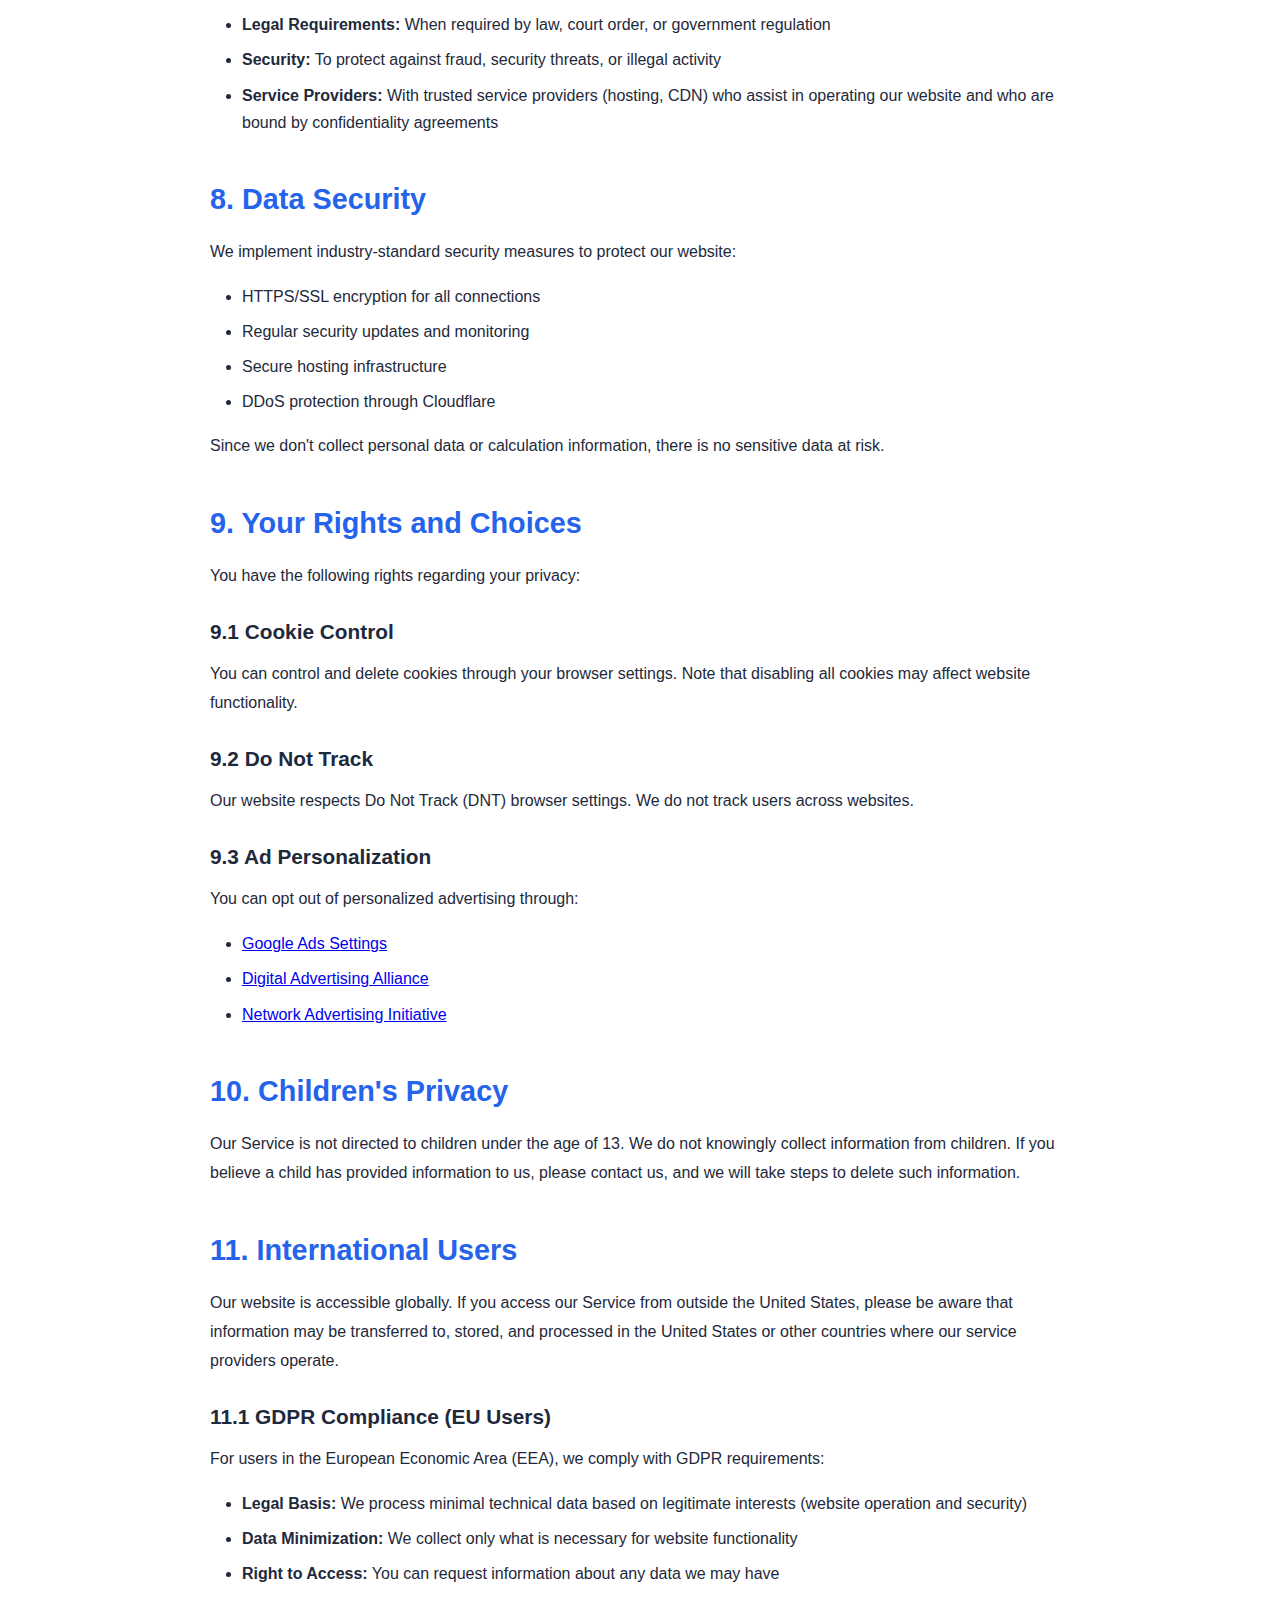
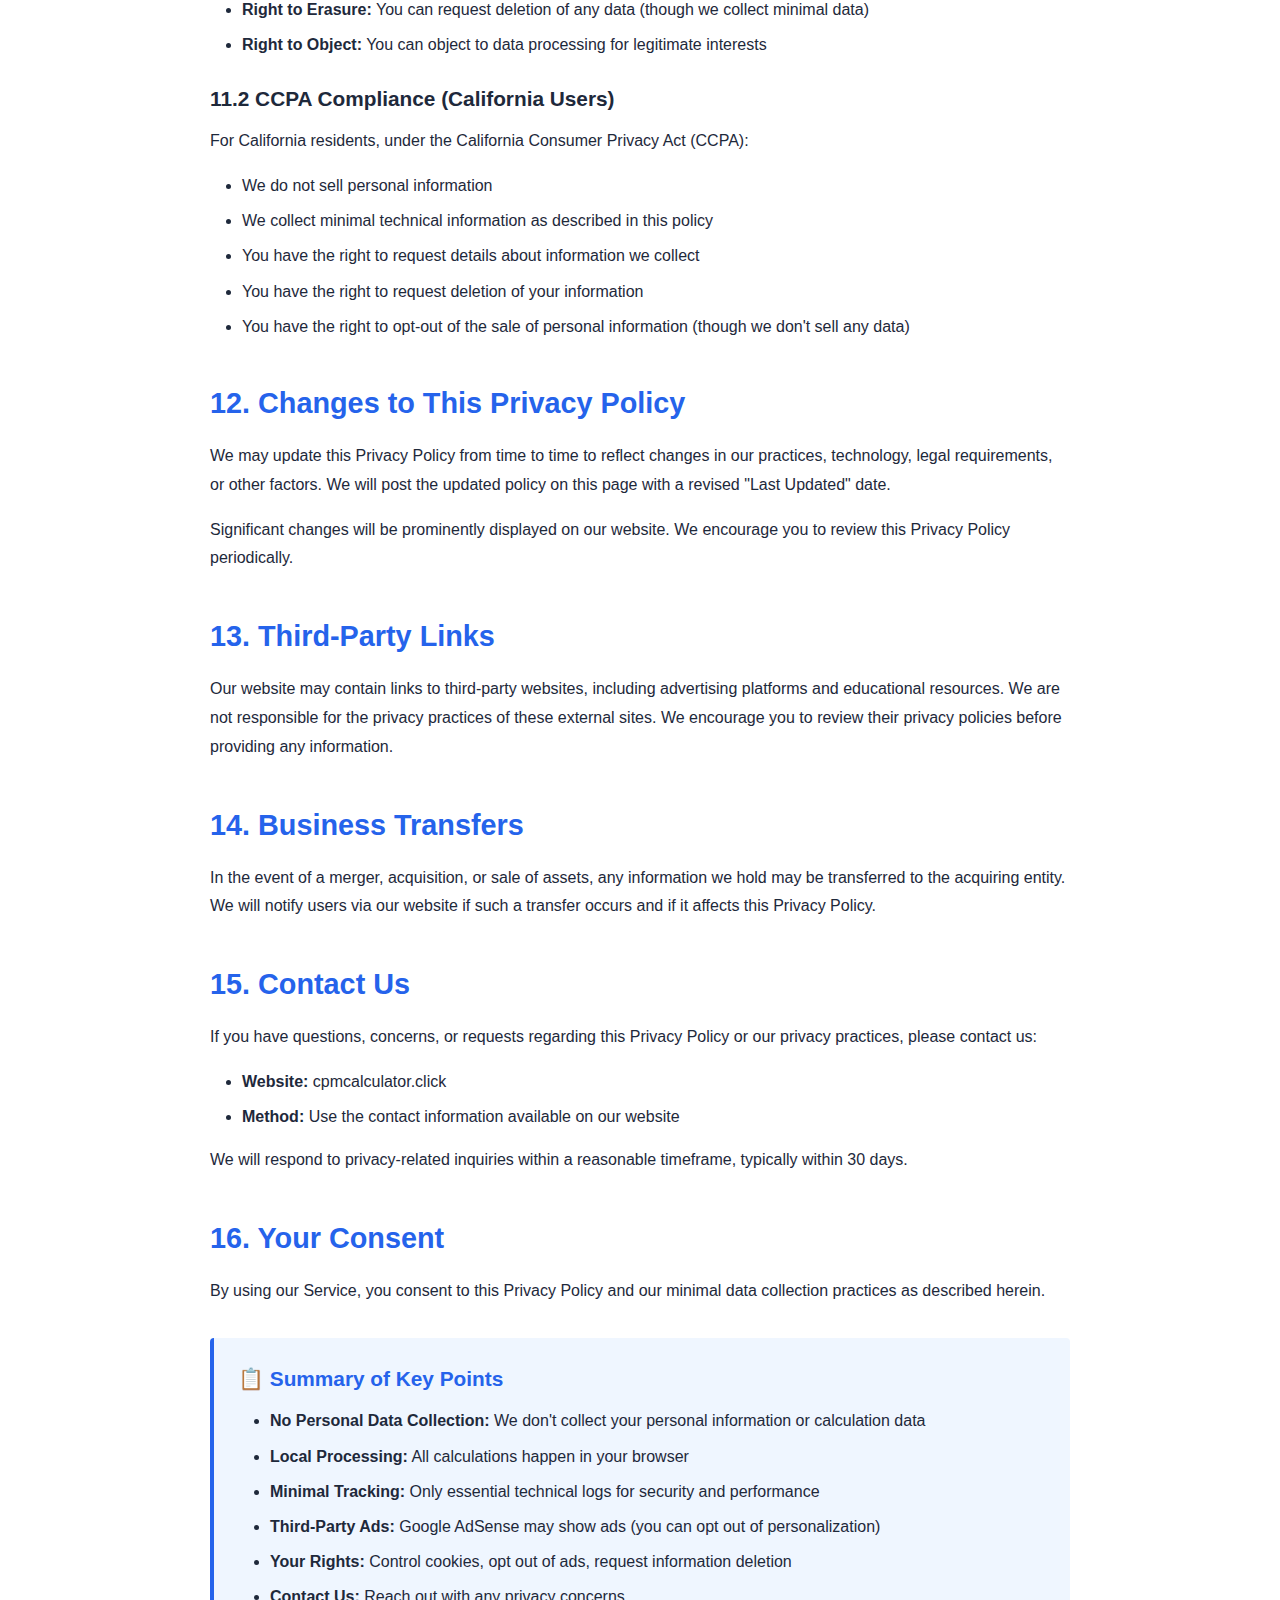
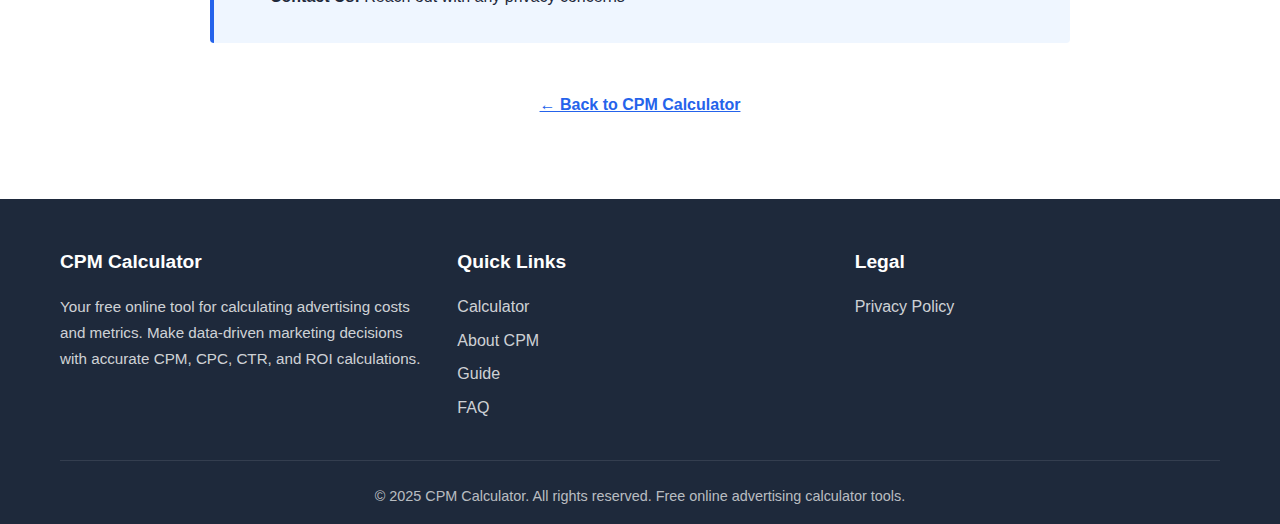
<file: privacy.html>
<!DOCTYPE html>
<html lang="en">
<head>
    <meta charset="UTF-8">
    <meta name="viewport" content="width=device-width, initial-scale=1.0">
    <meta name="description" content="Privacy Policy for CPM Calculator - Learn how we protect your data and privacy when using our free advertising calculator tools.">
    <meta name="robots" content="index, follow">
    <title>Privacy Policy - CPM Calculator</title>
    <link rel="stylesheet" href="styles.css">
    <link rel="canonical" href="https://cpmcalculator.click/privacy.html">
    <style>
        .privacy-content {
            max-width: 900px;
            margin: 0 auto;
            padding: 4rem 20px;
        }

        .privacy-content h1 {
            font-size: 2.5rem;
            color: var(--primary-color);
            margin-bottom: 1rem;
        }

        .privacy-content h2 {
            font-size: 1.8rem;
            color: var(--primary-color);
            margin-top: 2.5rem;
            margin-bottom: 1rem;
        }

        .privacy-content h3 {
            font-size: 1.3rem;
            color: var(--text-primary);
            margin-top: 1.5rem;
            margin-bottom: 0.75rem;
        }

        .privacy-content p {
            line-height: 1.8;
            margin-bottom: 1rem;
            color: var(--text-primary);
        }

        .privacy-content ul {
            margin-bottom: 1rem;
            padding-left: 2rem;
        }

        .privacy-content li {
            margin-bottom: 0.5rem;
            line-height: 1.7;
        }

        .last-updated {
            color: var(--text-secondary);
            font-style: italic;
            margin-bottom: 2rem;
        }

        .highlight-box {
            background: #eff6ff;
            border-left: 4px solid var(--primary-color);
            padding: 1.5rem;
            margin: 2rem 0;
            border-radius: 4px;
        }

        .highlight-box h3 {
            margin-top: 0;
            color: var(--primary-color);
        }
    </style>
</head>
<body>
    <!-- Header -->
    <header>
        <nav class="container">
            <div class="logo">
                <h1><a href="index.html" style="color: white; text-decoration: none;">📊 CPM Calculator</a></h1>
            </div>
            <ul class="nav-menu">
                <li><a href="index.html#calculator">Calculator</a></li>
                <li><a href="index.html#about">About</a></li>
                <li><a href="index.html#faq">FAQ</a></li>
                <li><a href="privacy.html">Privacy</a></li>
            </ul>
        </nav>
    </header>

    <!-- Privacy Policy Content -->
    <div class="privacy-content">
        <h1>Privacy Policy</h1>
        <p class="last-updated">Last Updated: January 6, 2025</p>

        <div class="highlight-box">
            <h3>🔒 Your Privacy Matters</h3>
            <p><strong>Quick Summary:</strong> CPM Calculator is committed to protecting your privacy. We do not collect, store, or share any personal data. All calculations are performed locally in your browser, and no information is sent to our servers.</p>
        </div>

        <h2>1. Introduction</h2>
        <p>Welcome to CPM Calculator ("we," "our," or "us"). This Privacy Policy explains how we handle information when you use our website and calculator tools at cpmcalculator.click (the "Service"). We are committed to transparency and protecting your privacy.</p>

        <h2>2. Information We Do NOT Collect</h2>
        <p>Unlike many websites, we take a privacy-first approach. We do NOT collect:</p>
        <ul>
            <li>Personal identification information (name, email, address, phone number)</li>
            <li>Calculation data or input values you enter into our calculators</li>
            <li>Financial information or advertising campaign data</li>
            <li>Login credentials (we don't require accounts)</li>
            <li>Device identifiers or unique user IDs</li>
            <li>Precise location data</li>
        </ul>

        <h2>3. How Our Calculator Works</h2>
        <p>Our CPM, CPC, CTR, and ROI calculators operate entirely in your web browser using JavaScript. This means:</p>
        <ul>
            <li>All calculations are performed locally on your device</li>
            <li>No data is transmitted to our servers</li>
            <li>No calculation history is stored</li>
            <li>Your advertising metrics remain completely private</li>
        </ul>

        <h2>4. Automatically Collected Information</h2>
        <p>Like most websites, our hosting provider may automatically collect certain technical information when you visit our site:</p>
        
        <h3>4.1 Server Logs</h3>
        <p>Basic server logs may include:</p>
        <ul>
            <li>IP address (anonymized)</li>
            <li>Browser type and version</li>
            <li>Operating system</li>
            <li>Referring website</li>
            <li>Pages visited and time spent</li>
            <li>Date and time of access</li>
        </ul>
        <p>This information is collected automatically by our hosting infrastructure and is used solely for security, troubleshooting, and improving website performance.</p>

        <h3>4.2 Cookies and Local Storage</h3>
        <p>Our website uses minimal cookies and browser storage:</p>
        <ul>
            <li><strong>Essential Cookies:</strong> Required for basic website functionality (session management, security)</li>
            <li><strong>Preference Cookies:</strong> May remember your calculator tab preferences (stored locally, not sent to servers)</li>
        </ul>
        <p>We do NOT use tracking cookies or third-party advertising cookies. You can disable cookies in your browser settings without affecting calculator functionality.</p>

        <h2>5. Third-Party Services</h2>
        
        <h3>5.1 Google AdSense</h3>
        <p>We may display advertisements through Google AdSense. Google AdSense may use cookies and web beacons to serve ads based on your prior visits to our website or other websites. You can opt out of personalized advertising by visiting <a href="https://www.google.com/settings/ads" target="_blank" rel="noopener noreferrer">Google's Ads Settings</a>.</p>
        <p>Google's use of advertising cookies enables it and its partners to serve ads based on your visits to our site and/or other sites on the Internet. For more information, please review <a href="https://policies.google.com/technologies/ads" target="_blank" rel="noopener noreferrer">Google's Advertising Privacy Policy</a>.</p>

        <h3>5.2 Analytics</h3>
        <p>We may use privacy-focused analytics tools to understand how visitors use our website. These tools are configured to:</p>
        <ul>
            <li>Not collect personal information</li>
            <li>Anonymize IP addresses</li>
            <li>Not use cookies for tracking</li>
            <li>Not share data with third parties for their own use</li>
        </ul>

        <h3>5.3 Content Delivery Network (CDN)</h3>
        <p>We use Cloudflare as our CDN to deliver content quickly and securely. Cloudflare may process technical information as described in their <a href="https://www.cloudflare.com/privacypolicy/" target="_blank" rel="noopener noreferrer">Privacy Policy</a>.</p>

        <h2>6. How We Use Information</h2>
        <p>Any automatically collected technical information is used solely for:</p>
        <ul>
            <li>Maintaining and improving website performance</li>
            <li>Detecting and preventing security threats</li>
            <li>Understanding general usage patterns (e.g., most popular calculators)</li>
            <li>Troubleshooting technical issues</li>
            <li>Complying with legal obligations</li>
        </ul>

        <h2>7. Data Sharing and Disclosure</h2>
        <p>We do not sell, trade, or rent your information to third parties. We may share technical information only in the following limited circumstances:</p>
        <ul>
            <li><strong>Legal Requirements:</strong> When required by law, court order, or government regulation</li>
            <li><strong>Security:</strong> To protect against fraud, security threats, or illegal activity</li>
            <li><strong>Service Providers:</strong> With trusted service providers (hosting, CDN) who assist in operating our website and who are bound by confidentiality agreements</li>
        </ul>

        <h2>8. Data Security</h2>
        <p>We implement industry-standard security measures to protect our website:</p>
        <ul>
            <li>HTTPS/SSL encryption for all connections</li>
            <li>Regular security updates and monitoring</li>
            <li>Secure hosting infrastructure</li>
            <li>DDoS protection through Cloudflare</li>
        </ul>
        <p>Since we don't collect personal data or calculation information, there is no sensitive data at risk.</p>

        <h2>9. Your Rights and Choices</h2>
        <p>You have the following rights regarding your privacy:</p>
        
        <h3>9.1 Cookie Control</h3>
        <p>You can control and delete cookies through your browser settings. Note that disabling all cookies may affect website functionality.</p>

        <h3>9.2 Do Not Track</h3>
        <p>Our website respects Do Not Track (DNT) browser settings. We do not track users across websites.</p>

        <h3>9.3 Ad Personalization</h3>
        <p>You can opt out of personalized advertising through:</p>
        <ul>
            <li><a href="https://www.google.com/settings/ads" target="_blank" rel="noopener noreferrer">Google Ads Settings</a></li>
            <li><a href="http://www.aboutads.info/choices/" target="_blank" rel="noopener noreferrer">Digital Advertising Alliance</a></li>
            <li><a href="http://www.networkadvertising.org/choices/" target="_blank" rel="noopener noreferrer">Network Advertising Initiative</a></li>
        </ul>

        <h2>10. Children's Privacy</h2>
        <p>Our Service is not directed to children under the age of 13. We do not knowingly collect information from children. If you believe a child has provided information to us, please contact us, and we will take steps to delete such information.</p>

        <h2>11. International Users</h2>
        <p>Our website is accessible globally. If you access our Service from outside the United States, please be aware that information may be transferred to, stored, and processed in the United States or other countries where our service providers operate.</p>

        <h3>11.1 GDPR Compliance (EU Users)</h3>
        <p>For users in the European Economic Area (EEA), we comply with GDPR requirements:</p>
        <ul>
            <li><strong>Legal Basis:</strong> We process minimal technical data based on legitimate interests (website operation and security)</li>
            <li><strong>Data Minimization:</strong> We collect only what is necessary for website functionality</li>
            <li><strong>Right to Access:</strong> You can request information about any data we may have</li>
            <li><strong>Right to Erasure:</strong> You can request deletion of any data (though we collect minimal data)</li>
            <li><strong>Right to Object:</strong> You can object to data processing for legitimate interests</li>
        </ul>

        <h3>11.2 CCPA Compliance (California Users)</h3>
        <p>For California residents, under the California Consumer Privacy Act (CCPA):</p>
        <ul>
            <li>We do not sell personal information</li>
            <li>We collect minimal technical information as described in this policy</li>
            <li>You have the right to request details about information we collect</li>
            <li>You have the right to request deletion of your information</li>
            <li>You have the right to opt-out of the sale of personal information (though we don't sell any data)</li>
        </ul>

        <h2>12. Changes to This Privacy Policy</h2>
        <p>We may update this Privacy Policy from time to time to reflect changes in our practices, technology, legal requirements, or other factors. We will post the updated policy on this page with a revised "Last Updated" date.</p>
        <p>Significant changes will be prominently displayed on our website. We encourage you to review this Privacy Policy periodically.</p>

        <h2>13. Third-Party Links</h2>
        <p>Our website may contain links to third-party websites, including advertising platforms and educational resources. We are not responsible for the privacy practices of these external sites. We encourage you to review their privacy policies before providing any information.</p>

        <h2>14. Business Transfers</h2>
        <p>In the event of a merger, acquisition, or sale of assets, any information we hold may be transferred to the acquiring entity. We will notify users via our website if such a transfer occurs and if it affects this Privacy Policy.</p>

        <h2>15. Contact Us</h2>
        <p>If you have questions, concerns, or requests regarding this Privacy Policy or our privacy practices, please contact us:</p>
        <ul>
            <li><strong>Website:</strong> cpmcalculator.click</li>
            <li><strong>Method:</strong> Use the contact information available on our website</li>
        </ul>
        <p>We will respond to privacy-related inquiries within a reasonable timeframe, typically within 30 days.</p>

        <h2>16. Your Consent</h2>
        <p>By using our Service, you consent to this Privacy Policy and our minimal data collection practices as described herein.</p>

        <div class="highlight-box">
            <h3>📋 Summary of Key Points</h3>
            <ul style="margin-bottom: 0;">
                <li><strong>No Personal Data Collection:</strong> We don't collect your personal information or calculation data</li>
                <li><strong>Local Processing:</strong> All calculations happen in your browser</li>
                <li><strong>Minimal Tracking:</strong> Only essential technical logs for security and performance</li>
                <li><strong>Third-Party Ads:</strong> Google AdSense may show ads (you can opt out of personalization)</li>
                <li><strong>Your Rights:</strong> Control cookies, opt out of ads, request information deletion</li>
                <li><strong>Contact Us:</strong> Reach out with any privacy concerns</li>
            </ul>
        </div>

        <p style="margin-top: 3rem; text-align: center;">
            <a href="index.html" style="color: var(--primary-color); font-weight: 600;">← Back to CPM Calculator</a>
        </p>
    </div>

    <!-- Footer -->
    <footer>
        <div class="container">
            <div class="footer-content">
                <div class="footer-section">
                    <h4>CPM Calculator</h4>
                    <p>Your free online tool for calculating advertising costs and metrics. Make data-driven marketing decisions with accurate CPM, CPC, CTR, and ROI calculations.</p>
                </div>
                <div class="footer-section">
                    <h4>Quick Links</h4>
                    <ul>
                        <li><a href="index.html#calculator">Calculator</a></li>
                        <li><a href="index.html#about">About CPM</a></li>
                        <li><a href="index.html#guide">Guide</a></li>
                        <li><a href="index.html#faq">FAQ</a></li>
                    </ul>
                </div>
                <div class="footer-section">
                    <h4>Legal</h4>
                    <ul>
                        <li><a href="privacy.html">Privacy Policy</a></li>
                    </ul>
                </div>
            </div>
            <div class="footer-bottom">
                <p>&copy; 2025 CPM Calculator. All rights reserved. Free online advertising calculator tools.</p>
            </div>
        </div>
    </footer>
</body>
</html>
</file>
<file: styles.css>
/* Global Styles */
* {
    margin: 0;
    padding: 0;
    box-sizing: border-box;
}

:root {
    --primary-color: #2563eb;
    --primary-dark: #1e40af;
    --secondary-color: #10b981;
    --background: #ffffff;
    --surface: #f8fafc;
    --text-primary: #1e293b;
    --text-secondary: #64748b;
    --border-color: #e2e8f0;
    --success: #10b981;
    --warning: #f59e0b;
    --error: #ef4444;
    --shadow-sm: 0 1px 2px 0 rgba(0, 0, 0, 0.05);
    --shadow-md: 0 4px 6px -1px rgba(0, 0, 0, 0.1);
    --shadow-lg: 0 10px 15px -3px rgba(0, 0, 0, 0.1);
    --shadow-xl: 0 20px 25px -5px rgba(0, 0, 0, 0.1);
}

body {
    font-family: -apple-system, BlinkMacSystemFont, 'Segoe UI', Roboto, 'Helvetica Neue', Arial, sans-serif;
    line-height: 1.6;
    color: var(--text-primary);
    background-color: var(--background);
}

.container {
    max-width: 1200px;
    margin: 0 auto;
    padding: 0 20px;
}

/* Header */
header {
    background: linear-gradient(135deg, var(--primary-color) 0%, var(--primary-dark) 100%);
    color: white;
    padding: 1rem 0;
    box-shadow: var(--shadow-md);
    position: sticky;
    top: 0;
    z-index: 1000;
}

header nav {
    display: flex;
    justify-content: space-between;
    align-items: center;
}

.logo h1 {
    font-size: 1.5rem;
    font-weight: 700;
}

.nav-menu {
    display: flex;
    list-style: none;
    gap: 2rem;
}

.nav-menu a {
    color: white;
    text-decoration: none;
    font-weight: 500;
    transition: opacity 0.3s;
}

.nav-menu a:hover {
    opacity: 0.8;
}

/* Hero Section */
.hero {
    background: linear-gradient(135deg, #667eea 0%, #764ba2 100%);
    color: white;
    padding: 4rem 0;
    text-align: center;
}

.hero h2 {
    font-size: 2.5rem;
    margin-bottom: 1rem;
    font-weight: 700;
}

.hero .subtitle {
    font-size: 1.2rem;
    opacity: 0.95;
    max-width: 800px;
    margin: 0 auto;
    line-height: 1.8;
}

/* Calculator Section */
.calculator-section {
    padding: 4rem 0;
    background-color: var(--surface);
}

.calculator-tabs {
    display: flex;
    gap: 1rem;
    margin-bottom: 2rem;
    flex-wrap: wrap;
    justify-content: center;
}

.tab-btn {
    padding: 0.75rem 1.5rem;
    background: white;
    border: 2px solid var(--border-color);
    border-radius: 8px;
    font-size: 1rem;
    font-weight: 600;
    cursor: pointer;
    transition: all 0.3s;
    color: var(--text-primary);
}

.tab-btn:hover {
    border-color: var(--primary-color);
    color: var(--primary-color);
}

.tab-btn.active {
    background: var(--primary-color);
    color: white;
    border-color: var(--primary-color);
}

.calculator-content {
    display: none;
    background: white;
    padding: 2.5rem;
    border-radius: 12px;
    box-shadow: var(--shadow-lg);
    max-width: 800px;
    margin: 0 auto;
}

.calculator-content.active {
    display: block;
    animation: fadeIn 0.4s ease-in;
}

@keyframes fadeIn {
    from {
        opacity: 0;
        transform: translateY(10px);
    }
    to {
        opacity: 1;
        transform: translateY(0);
    }
}

.calculator-content h3 {
    font-size: 1.8rem;
    margin-bottom: 0.5rem;
    color: var(--primary-color);
}

.calc-description {
    color: var(--text-secondary);
    margin-bottom: 2rem;
    font-size: 1.05rem;
}

.calc-mode-switcher {
    margin-bottom: 2rem;
    padding: 1rem;
    background: var(--surface);
    border-radius: 8px;
}

.calc-mode-switcher label {
    font-weight: 600;
    color: var(--text-primary);
    display: block;
    margin-bottom: 0.5rem;
}

.calc-mode-switcher select {
    width: 100%;
    padding: 0.75rem;
    border: 2px solid var(--border-color);
    border-radius: 6px;
    font-size: 1rem;
    background: white;
    cursor: pointer;
    transition: border-color 0.3s;
}

.calc-mode-switcher select:focus {
    outline: none;
    border-color: var(--primary-color);
}

.calculator-form {
    margin-bottom: 2rem;
}

.form-group {
    margin-bottom: 1.5rem;
}

.form-group label {
    display: block;
    margin-bottom: 0.5rem;
    font-weight: 600;
    color: var(--text-primary);
}

.form-group input {
    width: 100%;
    padding: 0.875rem;
    border: 2px solid var(--border-color);
    border-radius: 6px;
    font-size: 1rem;
    transition: all 0.3s;
}

.form-group input:focus {
    outline: none;
    border-color: var(--primary-color);
    box-shadow: 0 0 0 3px rgba(37, 99, 235, 0.1);
}

.calc-btn, .reset-btn {
    padding: 0.875rem 2rem;
    font-size: 1.05rem;
    font-weight: 600;
    border: none;
    border-radius: 6px;
    cursor: pointer;
    transition: all 0.3s;
    margin-right: 1rem;
    margin-top: 0.5rem;
}

.calc-btn {
    background: var(--primary-color);
    color: white;
}

.calc-btn:hover {
    background: var(--primary-dark);
    transform: translateY(-2px);
    box-shadow: var(--shadow-md);
}

.reset-btn {
    background: var(--text-secondary);
    color: white;
}

.reset-btn:hover {
    background: var(--text-primary);
}

.result-box {
    margin-top: 2rem;
    padding: 1.5rem;
    background: linear-gradient(135deg, #10b981 0%, #059669 100%);
    color: white;
    border-radius: 8px;
    box-shadow: var(--shadow-md);
}

.result-box h4 {
    font-size: 1.3rem;
    margin-bottom: 1rem;
}

.result-content {
    font-size: 1.1rem;
    line-height: 1.8;
}

.result-content p {
    margin-bottom: 0.5rem;
}

.result-content strong {
    font-weight: 700;
    font-size: 1.15rem;
}

.example-box {
    margin-top: 2rem;
    padding: 1.5rem;
    background: #fff7ed;
    border-left: 4px solid var(--warning);
    border-radius: 8px;
}

.example-box h4 {
    color: var(--warning);
    margin-bottom: 0.75rem;
    font-size: 1.2rem;
}

.example-box p {
    color: var(--text-primary);
    margin-bottom: 0.5rem;
}

/* About Section */
.about-section {
    padding: 4rem 0;
    background: white;
}

.about-section h2 {
    text-align: center;
    font-size: 2.2rem;
    margin-bottom: 3rem;
    color: var(--primary-color);
}

.content-grid {
    display: grid;
    grid-template-columns: repeat(auto-fit, minmax(280px, 1fr));
    gap: 2rem;
}

.content-card {
    background: var(--surface);
    padding: 2rem;
    border-radius: 12px;
    box-shadow: var(--shadow-sm);
    transition: all 0.3s;
}

.content-card:hover {
    transform: translateY(-5px);
    box-shadow: var(--shadow-lg);
}

.content-card h3 {
    font-size: 1.4rem;
    margin-bottom: 1rem;
    color: var(--primary-color);
}

.content-card p {
    color: var(--text-primary);
    line-height: 1.7;
    margin-bottom: 1rem;
}

.content-card ul {
    padding-left: 1.5rem;
    color: var(--text-primary);
}

.content-card li {
    margin-bottom: 0.5rem;
}

.formula {
    background: var(--primary-color);
    color: white;
    padding: 1rem;
    border-radius: 6px;
    font-family: 'Courier New', monospace;
    margin: 1rem 0;
}

/* Guide Section */
.guide-section {
    padding: 4rem 0;
    background: var(--surface);
}

.guide-section h2 {
    text-align: center;
    font-size: 2.2rem;
    margin-bottom: 3rem;
    color: var(--primary-color);
}

.guide-content {
    max-width: 900px;
    margin: 0 auto;
}

.guide-article {
    background: white;
    padding: 2.5rem;
    border-radius: 12px;
    box-shadow: var(--shadow-md);
    margin-bottom: 2rem;
}

.guide-article h3 {
    font-size: 1.6rem;
    color: var(--primary-color);
    margin-bottom: 1rem;
}

.guide-article p {
    margin-bottom: 1rem;
    line-height: 1.8;
    color: var(--text-primary);
}

.guide-article ul, .guide-article ol {
    padding-left: 2rem;
    margin-bottom: 1rem;
}

.guide-article li {
    margin-bottom: 0.75rem;
    line-height: 1.7;
}

/* FAQ Section */
.faq-section {
    padding: 4rem 0;
    background: white;
}

.faq-section h2 {
    text-align: center;
    font-size: 2.2rem;
    margin-bottom: 3rem;
    color: var(--primary-color);
}

.faq-container {
    max-width: 900px;
    margin: 0 auto;
}

.faq-item {
    background: var(--surface);
    border-radius: 8px;
    margin-bottom: 1rem;
    overflow: hidden;
    box-shadow: var(--shadow-sm);
    transition: all 0.3s;
}

.faq-item:hover {
    box-shadow: var(--shadow-md);
}

.faq-question {
    padding: 1.5rem;
    cursor: pointer;
    display: flex;
    justify-content: space-between;
    align-items: center;
    user-select: none;
}

.faq-question h3 {
    font-size: 1.15rem;
    color: var(--text-primary);
    flex: 1;
}

.faq-toggle {
    font-size: 1.5rem;
    font-weight: 700;
    color: var(--primary-color);
    transition: transform 0.3s;
    min-width: 30px;
    text-align: center;
}

.faq-item.active .faq-toggle {
    transform: rotate(45deg);
}

.faq-answer {
    max-height: 0;
    overflow: hidden;
    transition: max-height 0.3s ease-out;
    padding: 0 1.5rem;
}

.faq-item.active .faq-answer {
    max-height: 1000px;
    padding: 0 1.5rem 1.5rem 1.5rem;
    transition: max-height 0.5s ease-in;
}

.faq-answer p {
    margin-bottom: 0.75rem;
    line-height: 1.7;
    color: var(--text-primary);
}

.faq-answer ul {
    padding-left: 2rem;
    margin-bottom: 0.75rem;
}

.faq-answer li {
    margin-bottom: 0.5rem;
}

/* Benefits Section */
.benefits-section {
    padding: 4rem 0;
    background: var(--surface);
}

.benefits-section h2 {
    text-align: center;
    font-size: 2.2rem;
    margin-bottom: 3rem;
    color: var(--primary-color);
}

.benefits-grid {
    display: grid;
    grid-template-columns: repeat(auto-fit, minmax(300px, 1fr));
    gap: 2rem;
}

.benefit-card {
    background: white;
    padding: 2rem;
    border-radius: 12px;
    box-shadow: var(--shadow-md);
    text-align: center;
    transition: all 0.3s;
}

.benefit-card:hover {
    transform: translateY(-8px);
    box-shadow: var(--shadow-xl);
}

.benefit-icon {
    font-size: 3rem;
    margin-bottom: 1rem;
}

.benefit-card h3 {
    font-size: 1.3rem;
    margin-bottom: 0.75rem;
    color: var(--primary-color);
}

.benefit-card p {
    color: var(--text-secondary);
    line-height: 1.6;
}

/* Footer */
footer {
    background: var(--text-primary);
    color: white;
    padding: 3rem 0 1rem;
}

.footer-content {
    display: grid;
    grid-template-columns: repeat(auto-fit, minmax(250px, 1fr));
    gap: 2rem;
    margin-bottom: 2rem;
}

.footer-section h4 {
    font-size: 1.2rem;
    margin-bottom: 1rem;
    color: white;
}

.footer-section p {
    color: rgba(255, 255, 255, 0.8);
    line-height: 1.7;
    font-size: 0.95rem;
}

.footer-section ul {
    list-style: none;
}

.footer-section ul li {
    margin-bottom: 0.5rem;
}

.footer-section ul li a {
    color: rgba(255, 255, 255, 0.8);
    text-decoration: none;
    transition: color 0.3s;
}

.footer-section ul li a:hover {
    color: white;
}

.keywords {
    font-size: 0.85rem;
    color: rgba(255, 255, 255, 0.6);
    line-height: 1.6;
}

.footer-bottom {
    border-top: 1px solid rgba(255, 255, 255, 0.1);
    padding-top: 1.5rem;
    text-align: center;
}

.footer-bottom p {
    color: rgba(255, 255, 255, 0.7);
    font-size: 0.9rem;
}

/* Responsive Design */
@media (max-width: 768px) {
    .nav-menu {
        flex-direction: column;
        gap: 0.5rem;
        display: none;
    }

    .hero h2 {
        font-size: 1.8rem;
    }

    .hero .subtitle {
        font-size: 1rem;
    }

    .calculator-content {
        padding: 1.5rem;
    }

    .calculator-tabs {
        flex-direction: column;
    }

    .tab-btn {
        width: 100%;
    }

    .calc-btn, .reset-btn {
        width: 100%;
        margin-right: 0;
        margin-bottom: 0.5rem;
    }

    .content-grid {
        grid-template-columns: 1fr;
    }

    .benefits-grid {
        grid-template-columns: 1fr;
    }

    .guide-article {
        padding: 1.5rem;
    }
}

@media (max-width: 480px) {
    .hero {
        padding: 2rem 0;
    }

    .hero h2 {
        font-size: 1.5rem;
    }

    .calculator-section,
    .about-section,
    .guide-section,
    .faq-section,
    .benefits-section {
        padding: 2rem 0;
    }

    .footer-content {
        grid-template-columns: 1fr;
    }
}

/* Print Styles */
@media print {
    header, footer, .calculator-tabs, .calc-btn, .reset-btn {
        display: none;
    }

    body {
        color: black;
    }

    .calculator-content {
        box-shadow: none;
        border: 1px solid #000;
    }
}

/* Accessibility */
.visually-hidden {
    position: absolute;
    width: 1px;
    height: 1px;
    padding: 0;
    margin: -1px;
    overflow: hidden;
    clip: rect(0, 0, 0, 0);
    white-space: nowrap;
    border-width: 0;
}

/* Focus styles for keyboard navigation */
a:focus,
button:focus,
input:focus,
select:focus {
    outline: 2px solid var(--primary-color);
    outline-offset: 2px;
}

/* Smooth scroll */
html {
    scroll-behavior: smooth;
}

/* Loading animation */
@keyframes spin {
    to { transform: rotate(360deg); }
}

.loading {
    border: 3px solid var(--border-color);
    border-top-color: var(--primary-color);
    border-radius: 50%;
    width: 40px;
    height: 40px;
    animation: spin 1s linear infinite;
    margin: 2rem auto;
}
</file>
